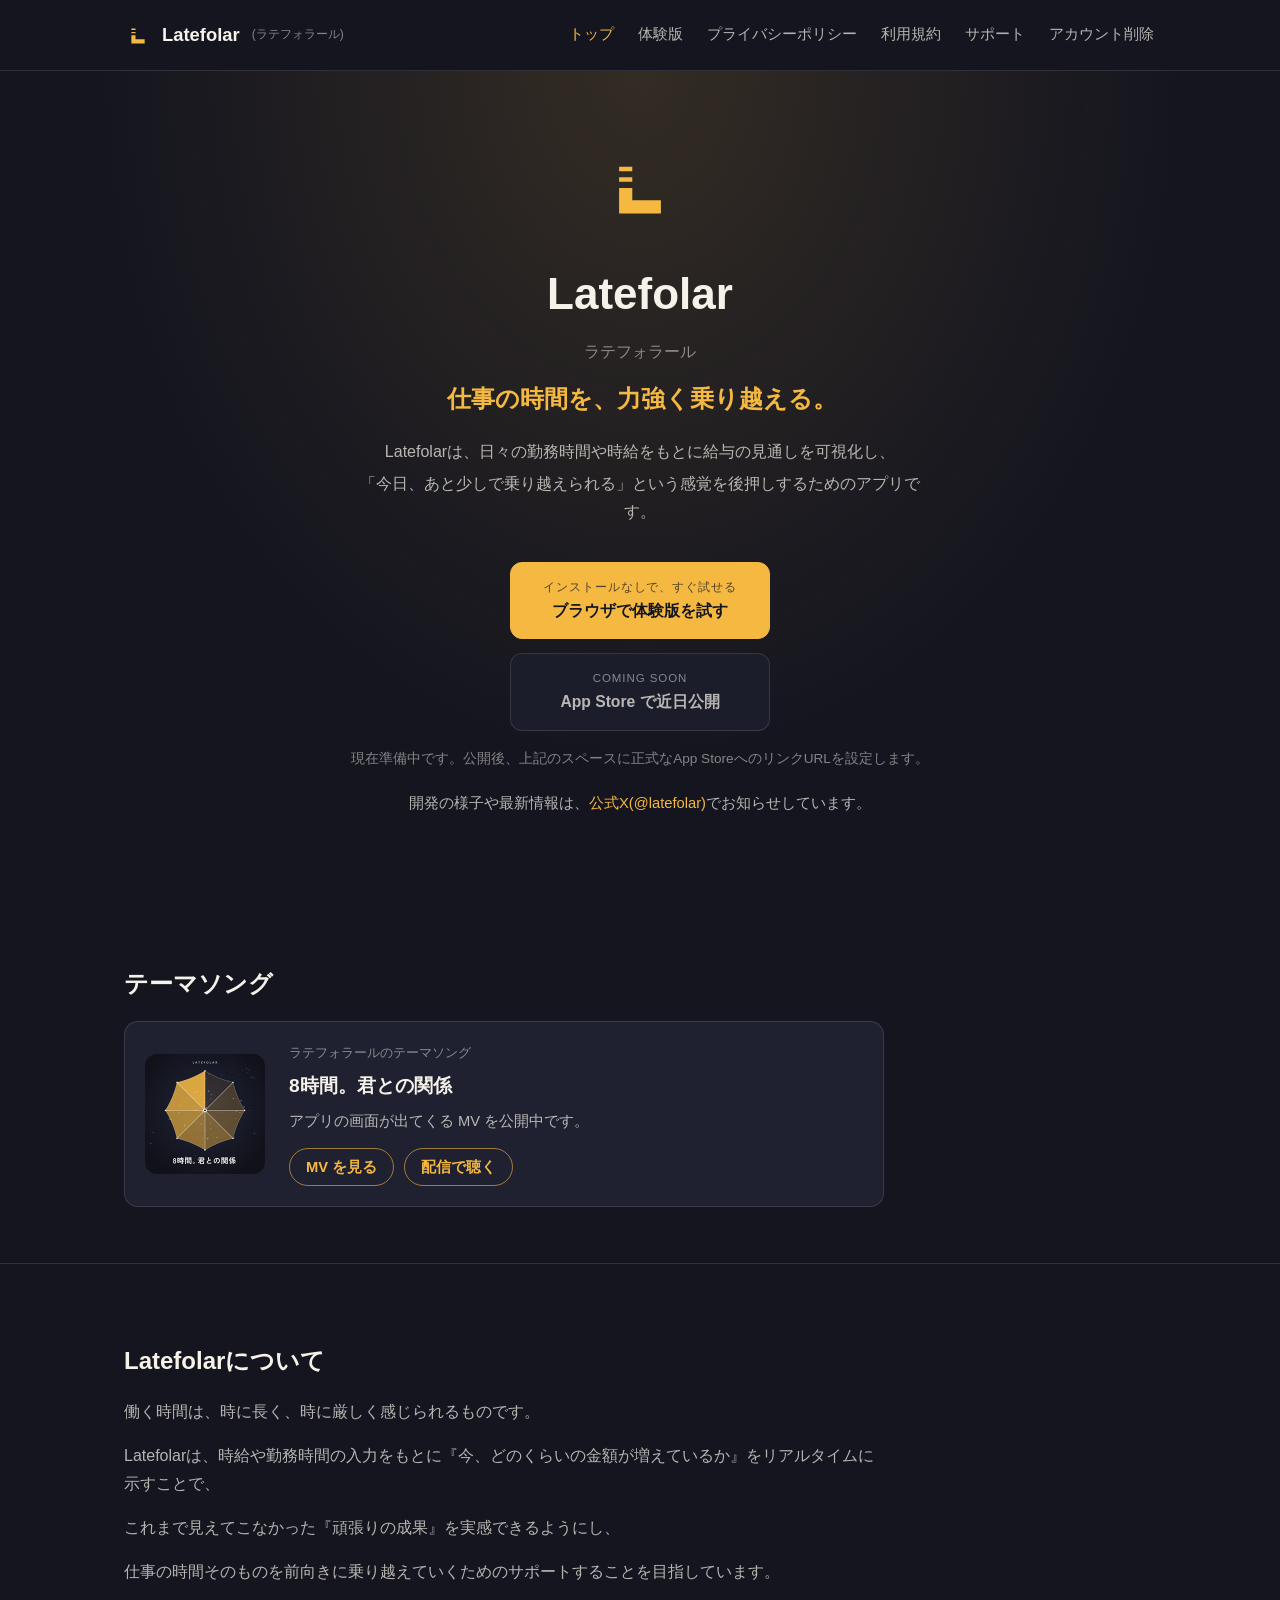
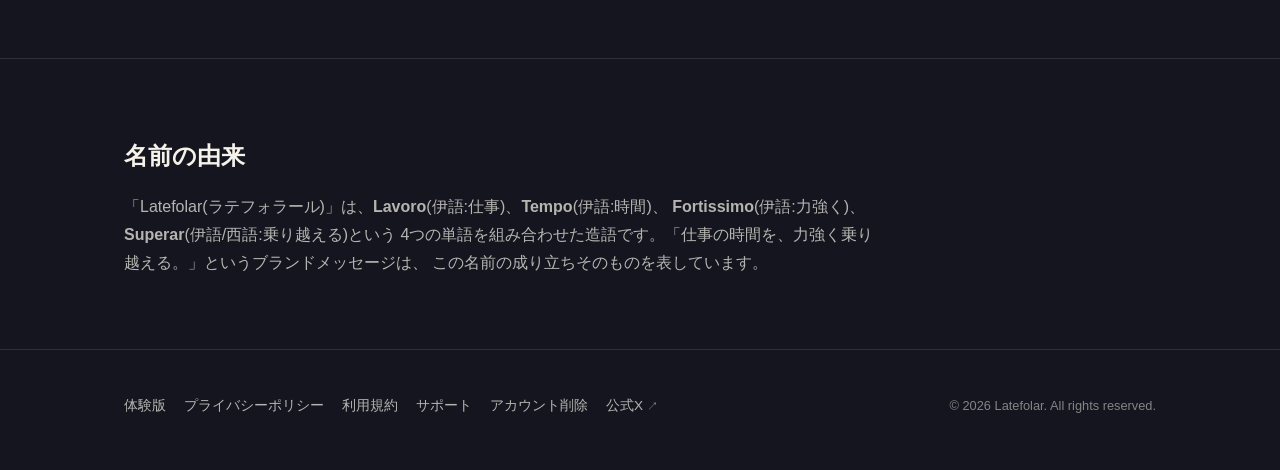
<file: docs/index.html>
<!DOCTYPE html>
<html lang="ja">
<head>
<meta charset="UTF-8">
<meta name="viewport" content="width=device-width, initial-scale=1.0">
<title>Latefolar(ラテフォラール) | 仕事の時間を、力強く乗り越える。</title>
<meta name="description" content="Latefolar(ラテフォラール)は、仕事の時間を、力強く乗り越えるためのアプリです。">
<link rel="icon" href="assets/img/logo.svg" type="image/svg+xml">
<link rel="stylesheet" href="assets/css/style.css">
</head>
<body>

<header class="site-header">
  <div class="container header-inner">
    <a class="brand" href="index.html">
      <img class="brand-logo" src="assets/img/logo.svg" alt="Latefolar ロゴ">
      Latefolar<span class="brand-reading">(ラテフォラール)</span>
    </a>
    <button type="button" class="nav-toggle" aria-expanded="false" aria-controls="site-nav" aria-label="メニューを開閉する">
      <span class="nav-toggle-bar"></span>
      <span class="nav-toggle-bar"></span>
      <span class="nav-toggle-bar"></span>
    </button>
    <nav class="site-nav" id="site-nav" aria-label="サイト内ナビゲーション">
      <a href="index.html" aria-current="page">トップ</a>
      <a href="try/">体験版</a>
      <a href="privacy.html">プライバシーポリシー</a>
      <a href="terms.html">利用規約</a>
      <a href="support.html">サポート</a>
      <a href="account-delete.html">アカウント削除</a>
    </nav>
  </div>
</header>

<main>
  <section class="hero">
    <div class="container">
      <img class="hero-logo" src="assets/img/logo.svg" alt="Latefolar ロゴ">
      <h1>Latefolar<span class="hero-reading">ラテフォラール</span></h1>
      <p class="hero-message">仕事の時間を、力強く乗り越える<span class="cjk-tail-fix">。</span></p>
      <div class="hero-lead">
        <p>Latefolarは、日々の勤務時間や時給をもとに給与の見通しを可視化し、</p>
        <p>「今日、あと少しで乗り越えられる」という感覚を後押しするためのアプリです。</p>
      </div>

      <div class="trial-cta">
        <a class="trial-button" href="try/">
          <span class="trial-button-eyebrow">インストールなしで、すぐ試せる</span>
          <span class="trial-button-label">ブラウザで体験版を試す</span>
        </a>
      </div>

      <div class="store-buttons">
        <span class="store-button" role="button" aria-disabled="true" data-store-url="">
          <span class="store-button-eyebrow">Coming soon</span>
          <span class="store-button-label">App Store で近日公開</span>
        </span>
      </div>
      <p class="store-note">
        現在準備中です。公開後、上記のスペースに正式な<span class="nowrap">App Store</span>へのリンクURLを設定します。
      </p>
      <p class="sns-note">開発の様子や最新情報は、<a href="https://x.com/latefolar" target="_blank" rel="noopener noreferrer">公式X(@latefolar)</a><span class="nowrap">でお知らせしています。</span></p>
    </div>
  </section>

  <section class="content-section">
    <div class="container">
      <h2>テーマソング</h2>
      <div class="song-card">
        <img class="song-jacket" src="assets/img/theme-song-jacket.jpg" width="120" height="120" alt="「8時間。君との関係」のジャケット" loading="lazy">
        <div class="song-body">
          <p class="song-eyebrow">ラテフォラールのテーマソング</p>
          <p class="song-title">8時間。君との関係</p>
          <p class="song-note">アプリの画面が出てくる MV を公開中です。</p>
          <div class="song-links">
            <a class="song-link" href="https://youtu.be/jfiVM2Bw_CU" target="_blank" rel="noopener noreferrer">MV を見る</a>
            <a class="song-link" href="https://distrokid.com/hyperfollow/latefolar/8" target="_blank" rel="noopener noreferrer">配信で聴く</a>
          </div>
        </div>
      </div>
    </div>
  </section>

  <section class="content-section">
    <div class="container">
      <h2>Latefolarについて</h2>
      <p>働く時間は、時に長く、時に厳しく感じられるものです。</p>
      <p>Latefolarは、時給や勤務時間の入力をもとに『今、どのくらいの金額が増えているか』をリアルタイムに示すことで、</p>
      <p>これまで見えてこなかった『頑張りの成果』を実感できるようにし、</p>
      <p>仕事の時間そのものを前向きに乗り越えていくためのサポートすることを目指しています。</p>
    </div>
  </section>

  <section class="content-section">
    <div class="container">
      <h2>名前の由来</h2>
      <p>
        「Latefolar(ラテフォラール)」は、<strong>Lavoro</strong>(伊語:仕事)、<strong>Tempo</strong>(伊語:時間)、
        <strong>Fortissimo</strong>(伊語:力強く)、<span class="nowrap"><strong>Superar</strong>(伊語/西語:乗り越える)</span>という
        4つの単語を組み合わせた造語です。「仕事の時間を、力強く乗り越える。」という<span class="nowrap">ブランドメッセージは、</span>
        この名前の成り立ちそのものを表しています。
      </p>
    </div>
  </section>
</main>

<footer class="site-footer">
  <div class="container footer-inner">
    <nav class="footer-nav" aria-label="フッターナビゲーション">
      <a href="try/">体験版</a>
      <a href="privacy.html">プライバシーポリシー</a>
      <a href="terms.html">利用規約</a>
      <a href="support.html">サポート</a>
      <a href="account-delete.html">アカウント削除</a>
      <a href="https://x.com/latefolar" target="_blank" rel="noopener noreferrer" aria-label="公式X(新しいタブで開きます)">公式X <span class="ext" aria-hidden="true">↗</span></a>
    </nav>
    <p class="footer-copy">&copy; 2026 Latefolar. All rights reserved.</p>
  </div>
</footer>

<script src="assets/js/main.js"></script>
</body>
</html>
</file>
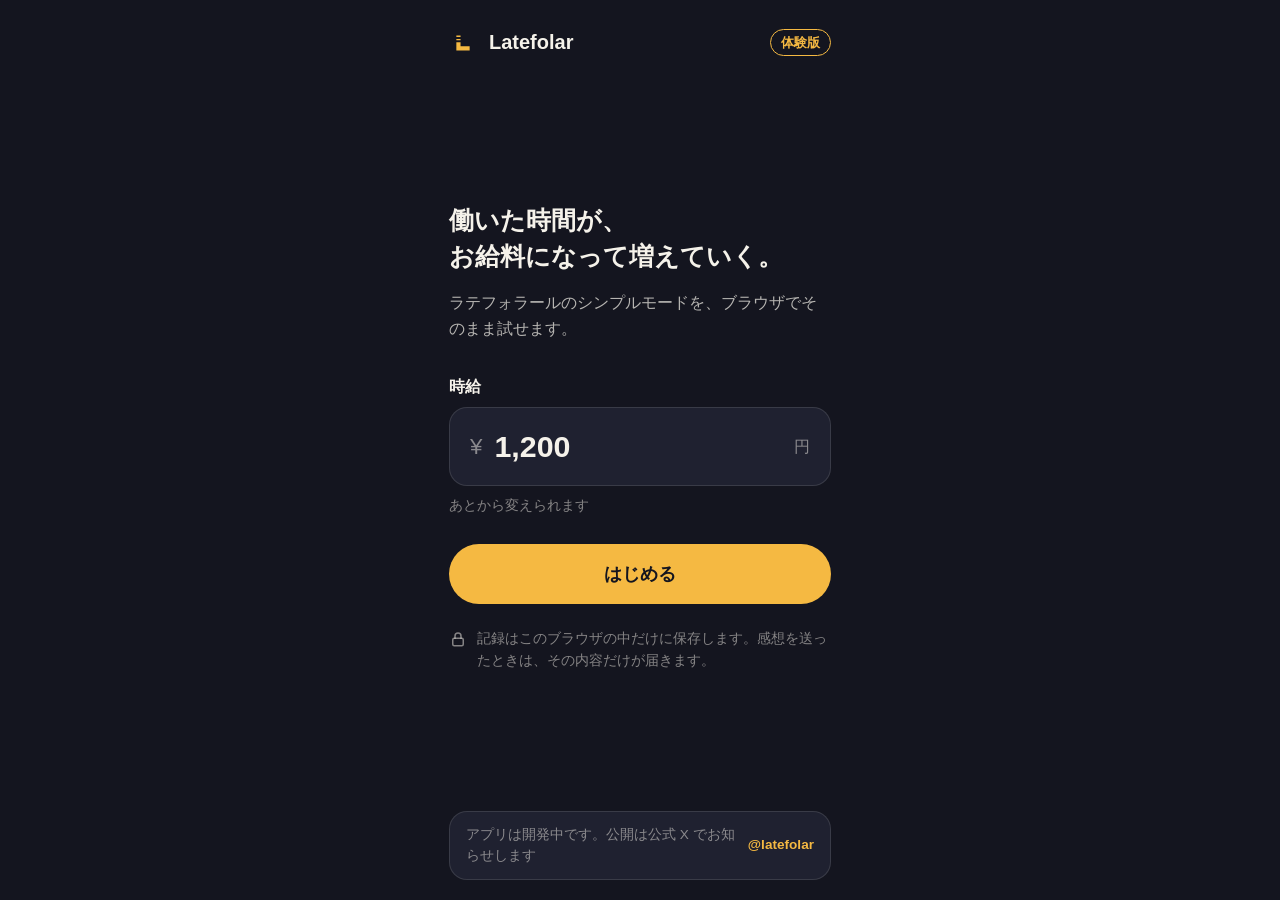
<file: docs/try/index.html>
<!DOCTYPE html>
<html lang="ja">
<head>
<meta charset="UTF-8">
<meta name="viewport" content="width=device-width, initial-scale=1.0, viewport-fit=cover">
<meta name="theme-color" content="#14151F">
<title>Latefolar 体験版 | 働いた時間が、お給料になって増えていく。</title>
<meta name="description" content="ラテフォラールのシンプルモードを、ブラウザでそのまま試せます。">
<link rel="icon" href="../assets/img/logo.svg" type="image/svg+xml">
<link rel="stylesheet" href="try.css">
</head>
<body>
<div class="app" id="app">

  <!-- T1 はじめて開いたとき(時給を変えるときも、この画面) -->
  <section class="screen" id="screen-setup" data-screen="setup" hidden>
    <header class="top">
      <div class="brand"><img class="brand-logo" src="../assets/img/logo.svg" alt="">Latefolar</div>
      <span class="badge">体験版</span>
    </header>
    <main class="body body-setup">
      <h1 class="headline">働いた時間が、<br>お給料になって増えていく。</h1>
      <p class="lead">ラテフォラールのシンプルモードを、ブラウザでそのまま試せます。</p>
      <form class="wage-form" id="wage-form" novalidate>
        <label class="field-label" for="wage-input">時給</label>
        <div class="wage-field" id="wage-field">
          <span class="wage-affix" aria-hidden="true">¥</span>
          <input class="wage-input" id="wage-input" type="text" inputmode="numeric" autocomplete="off" enterkeyhint="done" aria-describedby="wage-help wage-error">
          <span class="wage-affix wage-unit" aria-hidden="true">円</span>
        </div>
        <p class="field-help" id="wage-help">あとから変えられます</p>
        <p class="field-error" id="wage-error" role="alert" hidden></p>
        <button class="btn btn-primary btn-block" id="start-button" type="submit">はじめる</button>
      </form>
      <p class="privacy-note">
        <svg class="icon" viewBox="0 0 24 24" aria-hidden="true"><rect x="5" y="11" width="14" height="10" rx="2"/><path d="M8 11V8a4 4 0 0 1 8 0v3"/></svg>
        <span>記録はこのブラウザの中だけに保存します。感想を送ったときは、その内容だけが届きます。</span>
      </p>
    </main>
  </section>

  <!-- T2 出勤前 -->
  <section class="screen" id="screen-idle" data-screen="idle" hidden>
    <header class="top">
      <div class="brand"><img class="brand-logo" src="../assets/img/logo.svg" alt="">Latefolar</div>
      <span class="badge">体験版</span>
    </header>
    <main class="body body-center">
      <div class="mode-tile" aria-hidden="true">
        <svg viewBox="0 0 24 24"><path d="M6 4l6 8 6-8M12 12v8M7.5 13.5h9M7.5 17h9"/></svg>
      </div>
      <h2 class="mode-title">シンプルモード</h2>
      <p class="mode-text">時間経過で金額がカウントアップ</p>
      <div class="wage-chip">
        <span>時給 <span id="idle-wage">¥1,200</span></span>
        <span class="wage-chip-sep" aria-hidden="true">|</span>
        <button class="link-button" id="change-wage" type="button">変える</button>
      </div>
    </main>
    <div class="actions">
      <button class="btn btn-primary btn-block" id="clock-in" type="button">
        <svg class="icon-fill" viewBox="0 0 24 24" aria-hidden="true"><path d="M7 4.5v15l12-7.5z"/></svg>出勤する
      </button>
    </div>
  </section>

  <!-- T3 勤務中(T6 の「閉じていた間も…」もこの画面に出す) -->
  <section class="screen" id="screen-working" data-screen="working" hidden>
    <header class="top">
      <span class="status-pill"><span class="dot dot-work" aria-hidden="true"></span>おしごと中</span>
      <span class="badge">体験版</span>
    </header>
    <div class="away-banner" id="away-banner" role="status" hidden>
      <svg class="icon icon-blue" viewBox="0 0 24 24" aria-hidden="true"><circle cx="12" cy="12" r="9"/><path d="M12 7v5l-3 2"/></svg>
      <span id="away-text"></span>
    </div>
    <main class="body body-center">
      <p class="stat-label">現在の金額</p>
      <p class="amount amount-xl amount-fit" id="work-amount"><span id="work-yen">¥0</span><span class="amount-frac" id="work-frac">.00</span></p>
      <p class="stat-label">働いた時間</p>
      <p class="clock" id="work-time">0:00:00</p>
    </main>
    <div class="actions actions-two">
      <button class="btn btn-secondary" id="break-start" type="button">
        <svg class="icon-fill" viewBox="0 0 24 24" aria-hidden="true"><rect x="6" y="5" width="4" height="14" rx="1"/><rect x="14" y="5" width="4" height="14" rx="1"/></svg>休憩する
      </button>
      <button class="btn btn-primary" id="clock-out" type="button">
        <svg class="icon-fill" viewBox="0 0 24 24" aria-hidden="true"><rect x="6" y="6" width="12" height="12" rx="2.5"/></svg>退勤する
      </button>
    </div>
  </section>

  <!-- T4 休憩中 -->
  <section class="screen" id="screen-break" data-screen="break" hidden>
    <header class="top">
      <span class="status-pill"><span class="dot dot-break" aria-hidden="true"></span>休憩中</span>
      <span class="badge">体験版</span>
    </header>
    <main class="body body-center">
      <h2 class="break-title">休憩中</h2>
      <p class="stat-label">今回の休憩</p>
      <p class="clock clock-lg" id="break-time">0:00:00</p>
      <div class="today-row">
        <span class="today-label">今日の勤務</span>
        <span class="today-value"><span id="today-work">0時間00分</span> / 8時間</span>
      </div>
      <div class="progress" role="progressbar" aria-label="今日の勤務(8時間まで)" aria-valuemin="0" aria-valuemax="100" aria-valuenow="0" id="today-progress">
        <span class="progress-bar" id="today-progress-bar"></span>
      </div>
      <p class="stat-label stat-label-faint">現在の金額</p>
      <p class="amount amount-paused" id="break-amount">¥0</p>
      <p class="paused-note">※休憩時間中はカウントされません</p>
    </main>
    <div class="actions">
      <button class="btn btn-primary btn-block" id="break-end" type="button">
        <svg class="icon-fill" viewBox="0 0 24 24" aria-hidden="true"><path d="M7 4.5v15l12-7.5z"/></svg>仕事に戻る
      </button>
    </div>
  </section>

  <!-- T5 退勤 -->
  <section class="screen screen-done" id="screen-done" data-screen="done" hidden>
    <header class="top top-end">
      <span class="badge">体験版</span>
    </header>
    <main class="body body-done">
      <div class="celebrate">
        <span class="confetti c1" aria-hidden="true"></span>
        <span class="confetti c2" aria-hidden="true"></span>
        <span class="confetti c3" aria-hidden="true"></span>
        <span class="confetti c4" aria-hidden="true"></span>
        <span class="confetti c5" aria-hidden="true"></span>
        <span class="confetti c6" aria-hidden="true"></span>
        <span class="confetti c7" aria-hidden="true"></span>
        <span class="confetti c8" aria-hidden="true"></span>
        <h2 class="done-title">おつかれさまでした</h2>
        <p class="done-sub">おめでとう!</p>
        <p class="stat-label">今回の給料</p>
        <p class="amount amount-xl" id="done-amount">¥0</p>
        <p class="total-chip">今日の合計 <strong id="done-today">¥0</strong></p>
      </div>

      <section class="share" aria-labelledby="share-title">
        <h3 class="share-title" id="share-title">体験したことをシェアする</h3>
        <label class="check">
          <input class="check-input" id="share-amount" type="checkbox" autocomplete="off">
          <span>今回の給料の金額も入れる</span>
        </label>
        <p class="share-text" id="share-text" aria-live="polite"></p>
        <div class="share-actions">
          <a class="btn btn-light share-button" id="share-x" href="https://x.com/intent/tweet" target="_blank" rel="noopener noreferrer">X でシェア</a>
          <button class="btn btn-outline share-button" id="share-other" type="button" hidden>ほかのアプリ</button>
        </div>
      </section>

      <section class="feedback" aria-labelledby="feedback-title">
        <h3 class="feedback-title" id="feedback-title">体験してみて、どうでしたか?</h3>
        <p class="feedback-note">※名前やメールアドレスは不要です。<br>個人情報は記入しないでください。</p>

        <p class="q-label" id="q1-label">アプリが出たら、使ってみたいですか?</p>
        <div class="choices choices-3" role="group" aria-labelledby="q1-label" data-question="willUse">
          <button class="choice" type="button" aria-pressed="false" data-value="使いたい">使いたい</button>
          <button class="choice" type="button" aria-pressed="false" data-value="たぶん">たぶん</button>
          <button class="choice" type="button" aria-pressed="false" data-value="今はいい">今はいい</button>
        </div>

        <p class="q-label" id="q2-label">どこで知りましたか?</p>
        <div class="choices choices-wrap" role="group" aria-labelledby="q2-label" data-question="source">
          <button class="choice choice-pill" type="button" aria-pressed="false" data-value="YouTube">YouTube</button>
          <button class="choice choice-pill" type="button" aria-pressed="false" data-value="TikTok">TikTok</button>
          <button class="choice choice-pill" type="button" aria-pressed="false" data-value="X">X</button>
          <button class="choice choice-pill" type="button" aria-pressed="false" data-value="その他">その他</button>
        </div>

        <label class="q-label" for="comment">ご感想・ほしい機能 <span class="q-optional">(書きたい人だけ)</span></label>
        <textarea class="comment" id="comment" rows="4" placeholder="自由にどうぞ" aria-describedby="comment-count"></textarea>
        <p class="comment-count" id="comment-count">0 / 500</p>

        <a class="btn btn-light btn-block" id="send-feedback" href="#" target="_blank" rel="noopener">感想を送る</a>
        <p class="send-note" id="send-note" role="status" hidden>フォームを新しいタブで開きました。フォームの「送信」を押すと届きます。</p>
      </section>

      <p class="dev-note">アプリは開発中です。アプリでは、きろくや、ほかのモードも使えるようになる予定です。</p>
      <section class="song" aria-labelledby="song-title">
        <img class="song-jacket" src="../assets/img/theme-song-jacket.jpg" width="72" height="72" alt="「8時間。君との関係」のジャケット">
        <div class="song-body">
          <p class="song-eyebrow">ラテフォラールのテーマソング</p>
          <p class="song-title" id="song-title">8時間。君との関係</p>
          <div class="song-links">
            <a class="song-link" href="https://youtu.be/jfiVM2Bw_CU" target="_blank" rel="noopener noreferrer">MV を見る</a>
            <a class="song-link" href="https://distrokid.com/hyperfollow/latefolar/8" target="_blank" rel="noopener noreferrer">配信で聴く</a>
          </div>
        </div>
      </section>
      <a class="btn btn-outline btn-block btn-wrap" href="https://x.com/latefolar" target="_blank" rel="noopener"><span class="nowrap">公開のお知らせを X で受け取る</span><span class="nowrap">(@latefolar)</span></a>
    </main>
    <div class="actions">
      <button class="btn btn-primary btn-block" id="close-done" type="button">閉じる</button>
    </div>
  </section>

  <!-- いちばん下の帯(T5 では出さない) -->
  <footer class="dev-band" id="dev-band" hidden>
    <span>アプリは開発中です。公開は公式 X でお知らせします</span>
    <a href="https://x.com/latefolar" target="_blank" rel="noopener">@latefolar</a>
  </footer>

  <noscript><p class="noscript">体験版を使うには、ブラウザの JavaScript をオンにしてください。</p></noscript>
</div>
<script src="trial-core.js"></script>
<script src="try.js"></script>
</body>
</html>
</file>
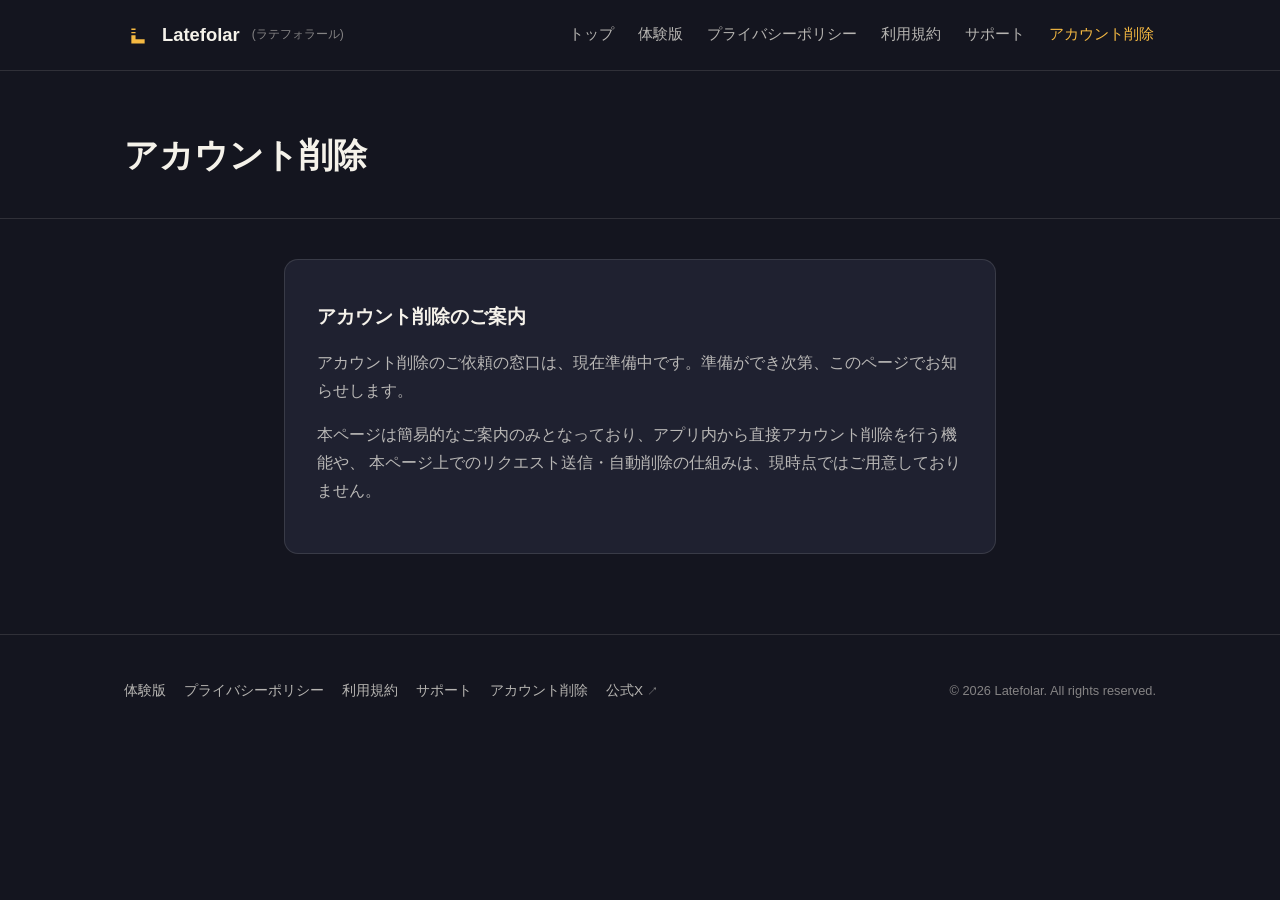
<file: docs/account-delete.html>
<!DOCTYPE html>
<html lang="ja">
<head>
<meta charset="UTF-8">
<meta name="viewport" content="width=device-width, initial-scale=1.0">
<title>アカウント削除 | Latefolar</title>
<meta name="description" content="Latefolar(ラテフォラール)のアカウント削除に関するご案内です。">
<link rel="icon" href="assets/img/logo.svg" type="image/svg+xml">
<link rel="stylesheet" href="assets/css/style.css">
</head>
<body>

<header class="site-header">
  <div class="container header-inner">
    <a class="brand" href="index.html">
      <img class="brand-logo" src="assets/img/logo.svg" alt="Latefolar ロゴ">
      Latefolar<span class="brand-reading">(ラテフォラール)</span>
    </a>
    <button type="button" class="nav-toggle" aria-expanded="false" aria-controls="site-nav" aria-label="メニューを開閉する">
      <span class="nav-toggle-bar"></span>
      <span class="nav-toggle-bar"></span>
      <span class="nav-toggle-bar"></span>
    </button>
    <nav class="site-nav" id="site-nav" aria-label="サイト内ナビゲーション">
      <a href="index.html">トップ</a>
      <a href="try/">体験版</a>
      <a href="privacy.html">プライバシーポリシー</a>
      <a href="terms.html">利用規約</a>
      <a href="support.html">サポート</a>
      <a href="account-delete.html" aria-current="page">アカウント削除</a>
    </nav>
  </div>
</header>

<div class="page-header">
  <div class="container">
    <h1>アカウント削除</h1>
  </div>
</div>

<main class="legal-main">
  <div class="container">
    <div class="info-card">
      <h2>アカウント削除のご案内</h2>
      <p>アカウント削除のご依頼の窓口は、現在準備中です。準備ができ次第、このページでお知らせします。</p>
      <p>
        本ページは簡易的なご案内のみとなっており、アプリ内から直接アカウント削除を行う機能や、
        本ページ上でのリクエスト送信・自動削除の仕組みは、現時点ではご用意しておりません。
      </p>
    </div>
  </div>
</main>

<footer class="site-footer">
  <div class="container footer-inner">
    <nav class="footer-nav" aria-label="フッターナビゲーション">
      <a href="try/">体験版</a>
      <a href="privacy.html">プライバシーポリシー</a>
      <a href="terms.html">利用規約</a>
      <a href="support.html">サポート</a>
      <a href="account-delete.html">アカウント削除</a>
      <a href="https://x.com/latefolar" target="_blank" rel="noopener noreferrer" aria-label="公式X(新しいタブで開きます)">公式X <span class="ext" aria-hidden="true">↗</span></a>
    </nav>
    <p class="footer-copy">&copy; 2026 Latefolar. All rights reserved.</p>
  </div>
</footer>

<script src="assets/js/main.js"></script>
</body>
</html>
</file>
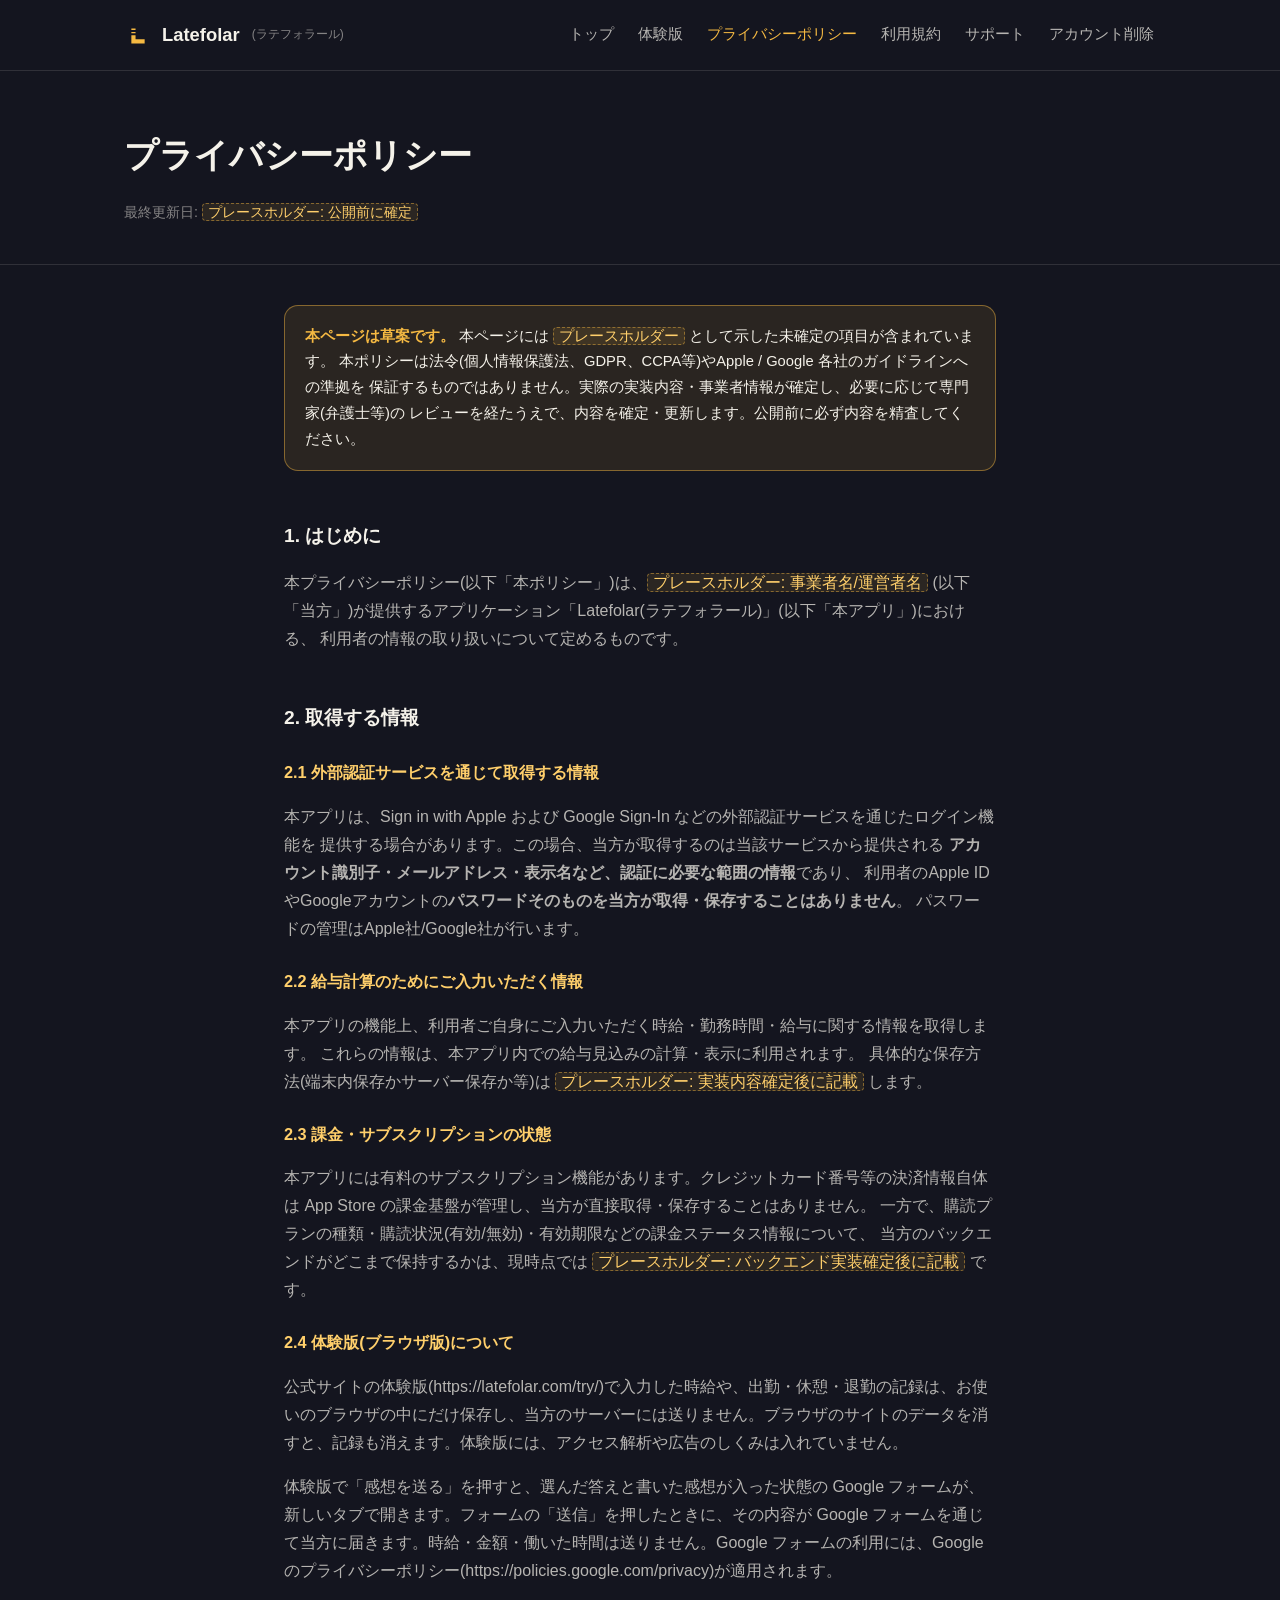
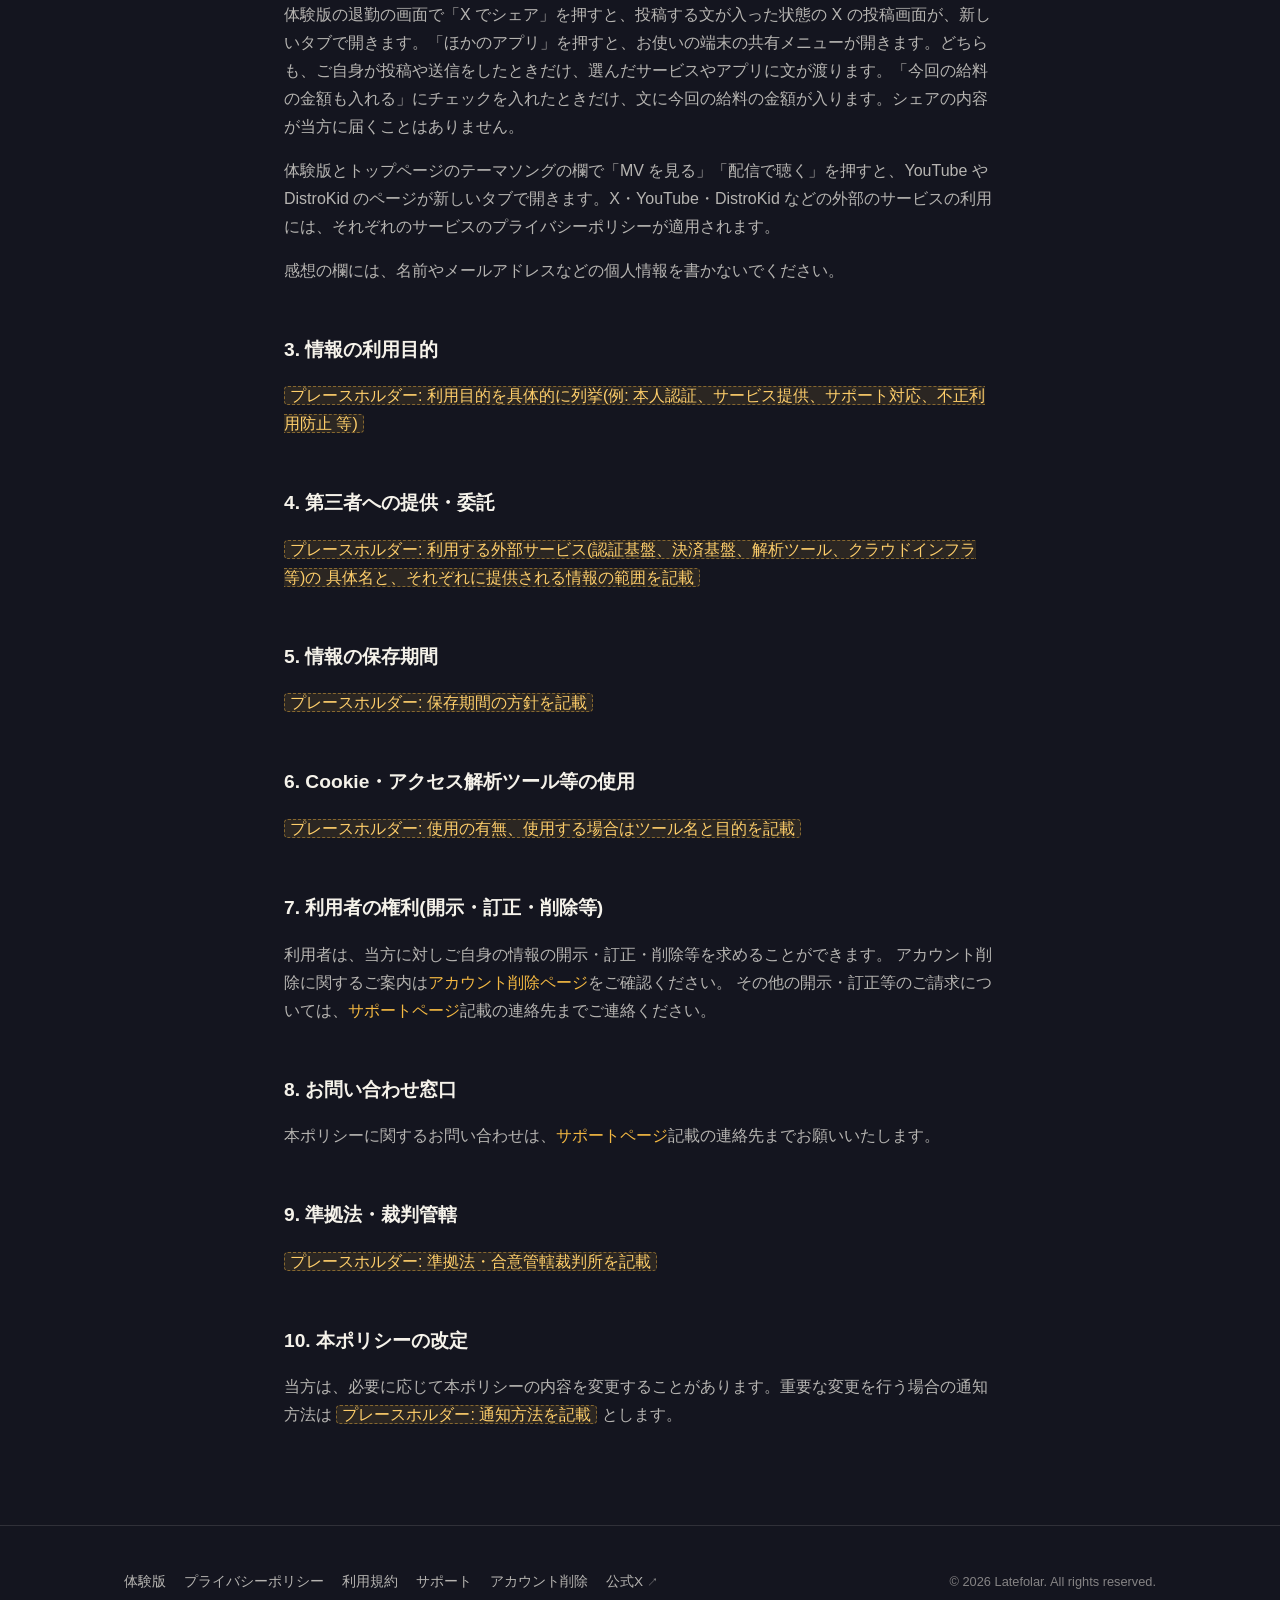
<file: docs/privacy.html>
<!DOCTYPE html>
<html lang="ja">
<head>
<meta charset="UTF-8">
<meta name="viewport" content="width=device-width, initial-scale=1.0">
<title>プライバシーポリシー | Latefolar</title>
<meta name="description" content="Latefolar(ラテフォラール)のプライバシーポリシー(草案)です。">
<link rel="icon" href="assets/img/logo.svg" type="image/svg+xml">
<link rel="stylesheet" href="assets/css/style.css">
</head>
<body>

<header class="site-header">
  <div class="container header-inner">
    <a class="brand" href="index.html">
      <img class="brand-logo" src="assets/img/logo.svg" alt="Latefolar ロゴ">
      Latefolar<span class="brand-reading">(ラテフォラール)</span>
    </a>
    <button type="button" class="nav-toggle" aria-expanded="false" aria-controls="site-nav" aria-label="メニューを開閉する">
      <span class="nav-toggle-bar"></span>
      <span class="nav-toggle-bar"></span>
      <span class="nav-toggle-bar"></span>
    </button>
    <nav class="site-nav" id="site-nav" aria-label="サイト内ナビゲーション">
      <a href="index.html">トップ</a>
      <a href="try/">体験版</a>
      <a href="privacy.html" aria-current="page">プライバシーポリシー</a>
      <a href="terms.html">利用規約</a>
      <a href="support.html">サポート</a>
      <a href="account-delete.html">アカウント削除</a>
    </nav>
  </div>
</header>

<div class="page-header">
  <div class="container">
    <h1>プライバシーポリシー</h1>
    <p class="page-updated">最終更新日: <span class="placeholder">プレースホルダー: 公開前に確定</span></p>
  </div>
</div>

<main class="legal-main">
  <div class="container">

    <div class="disclaimer">
      <strong>本ページは草案です。</strong>
      本ページには <span class="placeholder">プレースホルダー</span> として示した未確定の項目が含まれています。
      本ポリシーは法令(個人情報保護法、GDPR、CCPA等)やApple / Google 各社のガイドラインへの準拠を
      保証するものではありません。実際の実装内容・事業者情報が確定し、必要に応じて専門家(弁護士等)の
      レビューを経たうえで、内容を確定・更新します。公開前に必ず内容を精査してください。
    </div>

    <h2>1. はじめに</h2>
    <p>
      本プライバシーポリシー(以下「本ポリシー」)は、<span class="placeholder">プレースホルダー: 事業者名/運営者名</span>
      (以下「当方」)が提供するアプリケーション「Latefolar(ラテフォラール)」(以下「本アプリ」)における、
      利用者の情報の取り扱いについて定めるものです。
    </p>

    <h2>2. 取得する情報</h2>

    <h3>2.1 外部認証サービスを通じて取得する情報</h3>
    <p>
      本アプリは、Sign in with Apple および Google Sign-In などの外部認証サービスを通じたログイン機能を
      提供する場合があります。この場合、当方が取得するのは当該サービスから提供される
      <strong>アカウント識別子・メールアドレス・表示名など、認証に必要な範囲の情報</strong>であり、
      利用者のApple IDやGoogleアカウントの<strong>パスワードそのものを当方が取得・保存することはありません</strong>。
      パスワードの管理はApple社/Google社が行います。
    </p>

    <h3>2.2 給与計算のためにご入力いただく情報</h3>
    <p>
      本アプリの機能上、利用者ご自身にご入力いただく時給・勤務時間・給与に関する情報を取得します。
      これらの情報は、本アプリ内での給与見込みの計算・表示に利用されます。
      具体的な保存方法(端末内保存かサーバー保存か等)は
      <span class="placeholder">プレースホルダー: 実装内容確定後に記載</span> します。
    </p>

    <h3>2.3 課金・サブスクリプションの状態</h3>
    <p>
      本アプリには有料のサブスクリプション機能があります。クレジットカード番号等の決済情報自体は
      App Store の課金基盤が管理し、当方が直接取得・保存することはありません。
      一方で、購読プランの種類・購読状況(有効/無効)・有効期限などの課金ステータス情報について、
      当方のバックエンドがどこまで保持するかは、現時点では
      <span class="placeholder">プレースホルダー: バックエンド実装確定後に記載</span> です。
    </p>

    <h3>2.4 体験版(ブラウザ版)について</h3>
    <p>
      公式サイトの体験版(https://latefolar.com/try/)で入力した時給や、出勤・休憩・退勤の記録は、お使いのブラウザの中にだけ保存し、当方のサーバーには送りません。ブラウザのサイトのデータを消すと、記録も消えます。体験版には、アクセス解析や広告のしくみは入れていません。
    </p>
    <p>
      体験版で「感想を送る」を押すと、選んだ答えと書いた感想が入った状態の Google フォームが、新しいタブで開きます。フォームの「送信」を押したときに、その内容が Google フォームを通じて当方に届きます。時給・金額・働いた時間は送りません。Google フォームの利用には、Google のプライバシーポリシー(https://policies.google.com/privacy)が適用されます。
    </p>
    <p>
      体験版の退勤の画面で「X でシェア」を押すと、投稿する文が入った状態の X の投稿画面が、新しいタブで開きます。「ほかのアプリ」を押すと、お使いの端末の共有メニューが開きます。どちらも、ご自身が投稿や送信をしたときだけ、選んだサービスやアプリに文が渡ります。「今回の給料の金額も入れる」にチェックを入れたときだけ、文に今回の給料の金額が入ります。シェアの内容が当方に届くことはありません。
    </p>
    <p>
      体験版とトップページのテーマソングの欄で「MV を見る」「配信で聴く」を押すと、YouTube や DistroKid のページが新しいタブで開きます。X・YouTube・DistroKid などの外部のサービスの利用には、それぞれのサービスのプライバシーポリシーが適用されます。
    </p>
    <p>
      感想の欄には、名前やメールアドレスなどの個人情報を書かないでください。
    </p>

    <h2>3. 情報の利用目的</h2>
    <p><span class="placeholder">プレースホルダー: 利用目的を具体的に列挙(例: 本人認証、サービス提供、サポート対応、不正利用防止 等)</span></p>

    <h2>4. 第三者への提供・委託</h2>
    <p>
      <span class="placeholder">
        プレースホルダー: 利用する外部サービス(認証基盤、決済基盤、解析ツール、クラウドインフラ等)の
        具体名と、それぞれに提供される情報の範囲を記載
      </span>
    </p>

    <h2>5. 情報の保存期間</h2>
    <p><span class="placeholder">プレースホルダー: 保存期間の方針を記載</span></p>

    <h2>6. Cookie・アクセス解析ツール等の使用</h2>
    <p><span class="placeholder">プレースホルダー: 使用の有無、使用する場合はツール名と目的を記載</span></p>

    <h2>7. 利用者の権利(開示・訂正・削除等)</h2>
    <p>
      利用者は、当方に対しご自身の情報の開示・訂正・削除等を求めることができます。
      アカウント削除に関するご案内は<a href="account-delete.html">アカウント削除ページ</a>をご確認ください。
      その他の開示・訂正等のご請求については、<a href="support.html">サポートページ</a>記載の連絡先までご連絡ください。
    </p>

    <h2>8. お問い合わせ窓口</h2>
    <p>本ポリシーに関するお問い合わせは、<a href="support.html">サポートページ</a>記載の連絡先までお願いいたします。</p>

    <h2>9. 準拠法・裁判管轄</h2>
    <p><span class="placeholder">プレースホルダー: 準拠法・合意管轄裁判所を記載</span></p>

    <h2>10. 本ポリシーの改定</h2>
    <p>
      当方は、必要に応じて本ポリシーの内容を変更することがあります。重要な変更を行う場合の通知方法は
      <span class="placeholder">プレースホルダー: 通知方法を記載</span> とします。
    </p>

  </div>
</main>

<footer class="site-footer">
  <div class="container footer-inner">
    <nav class="footer-nav" aria-label="フッターナビゲーション">
      <a href="try/">体験版</a>
      <a href="privacy.html">プライバシーポリシー</a>
      <a href="terms.html">利用規約</a>
      <a href="support.html">サポート</a>
      <a href="account-delete.html">アカウント削除</a>
      <a href="https://x.com/latefolar" target="_blank" rel="noopener noreferrer" aria-label="公式X(新しいタブで開きます)">公式X <span class="ext" aria-hidden="true">↗</span></a>
    </nav>
    <p class="footer-copy">&copy; 2026 Latefolar. All rights reserved.</p>
  </div>
</footer>

<script src="assets/js/main.js"></script>
</body>
</html>
</file>
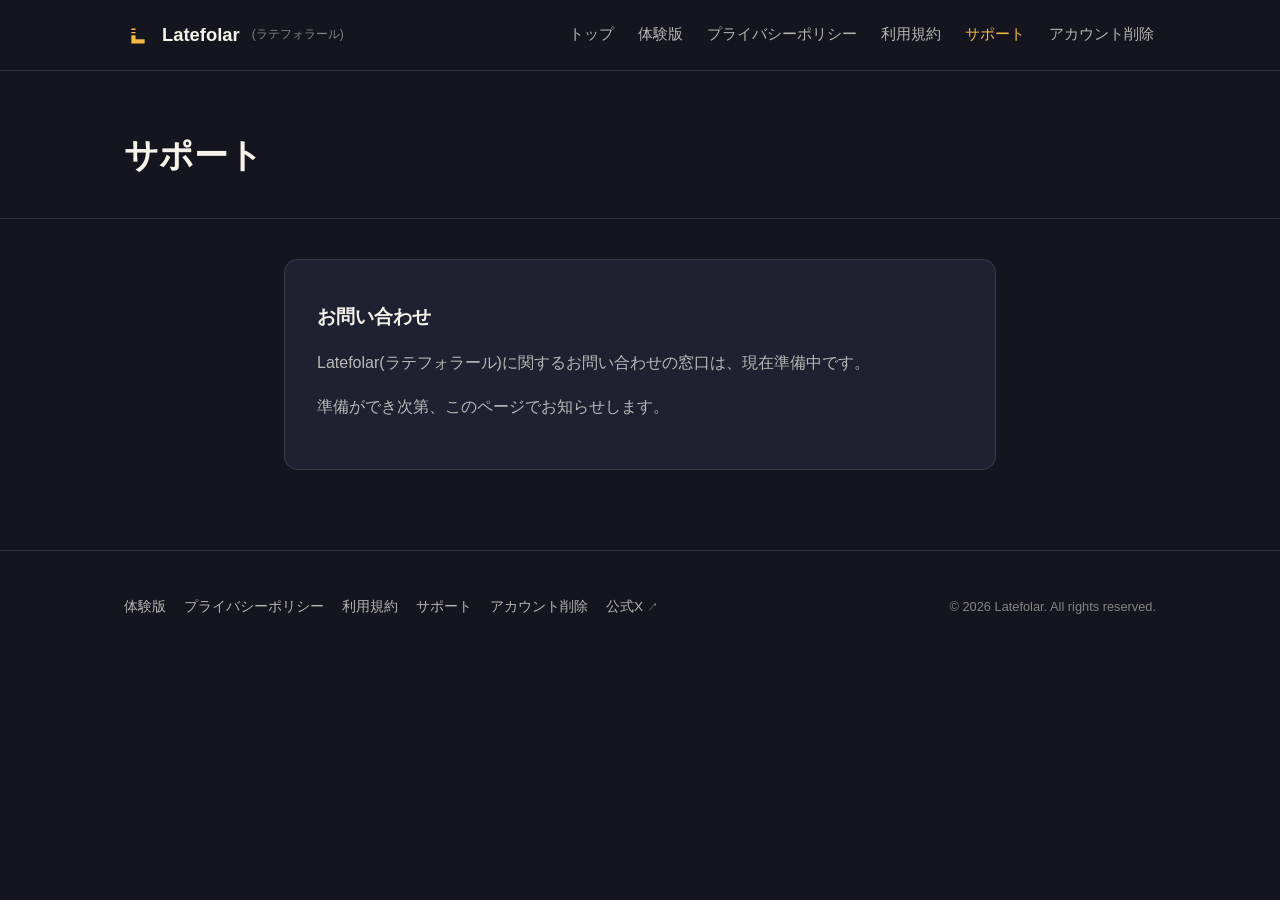
<file: docs/support.html>
<!DOCTYPE html>
<html lang="ja">
<head>
<meta charset="UTF-8">
<meta name="viewport" content="width=device-width, initial-scale=1.0">
<title>サポート | Latefolar</title>
<meta name="description" content="Latefolar(ラテフォラール)へのお問い合わせ窓口です。">
<link rel="icon" href="assets/img/logo.svg" type="image/svg+xml">
<link rel="stylesheet" href="assets/css/style.css">
</head>
<body>

<header class="site-header">
  <div class="container header-inner">
    <a class="brand" href="index.html">
      <img class="brand-logo" src="assets/img/logo.svg" alt="Latefolar ロゴ">
      Latefolar<span class="brand-reading">(ラテフォラール)</span>
    </a>
    <button type="button" class="nav-toggle" aria-expanded="false" aria-controls="site-nav" aria-label="メニューを開閉する">
      <span class="nav-toggle-bar"></span>
      <span class="nav-toggle-bar"></span>
      <span class="nav-toggle-bar"></span>
    </button>
    <nav class="site-nav" id="site-nav" aria-label="サイト内ナビゲーション">
      <a href="index.html">トップ</a>
      <a href="try/">体験版</a>
      <a href="privacy.html">プライバシーポリシー</a>
      <a href="terms.html">利用規約</a>
      <a href="support.html" aria-current="page">サポート</a>
      <a href="account-delete.html">アカウント削除</a>
    </nav>
  </div>
</header>

<div class="page-header">
  <div class="container">
    <h1>サポート</h1>
  </div>
</div>

<main class="legal-main">
  <div class="container">
    <div class="info-card">
      <h2>お問い合わせ</h2>
      <p>Latefolar(ラテフォラール)に関するお問い合わせの窓口は、現在準備中です。</p>
      <p>準備ができ次第、このページでお知らせします。</p>
    </div>
  </div>
</main>

<footer class="site-footer">
  <div class="container footer-inner">
    <nav class="footer-nav" aria-label="フッターナビゲーション">
      <a href="try/">体験版</a>
      <a href="privacy.html">プライバシーポリシー</a>
      <a href="terms.html">利用規約</a>
      <a href="support.html">サポート</a>
      <a href="account-delete.html">アカウント削除</a>
      <a href="https://x.com/latefolar" target="_blank" rel="noopener noreferrer" aria-label="公式X(新しいタブで開きます)">公式X <span class="ext" aria-hidden="true">↗</span></a>
    </nav>
    <p class="footer-copy">&copy; 2026 Latefolar. All rights reserved.</p>
  </div>
</footer>

<script src="assets/js/main.js"></script>
</body>
</html>
</file>
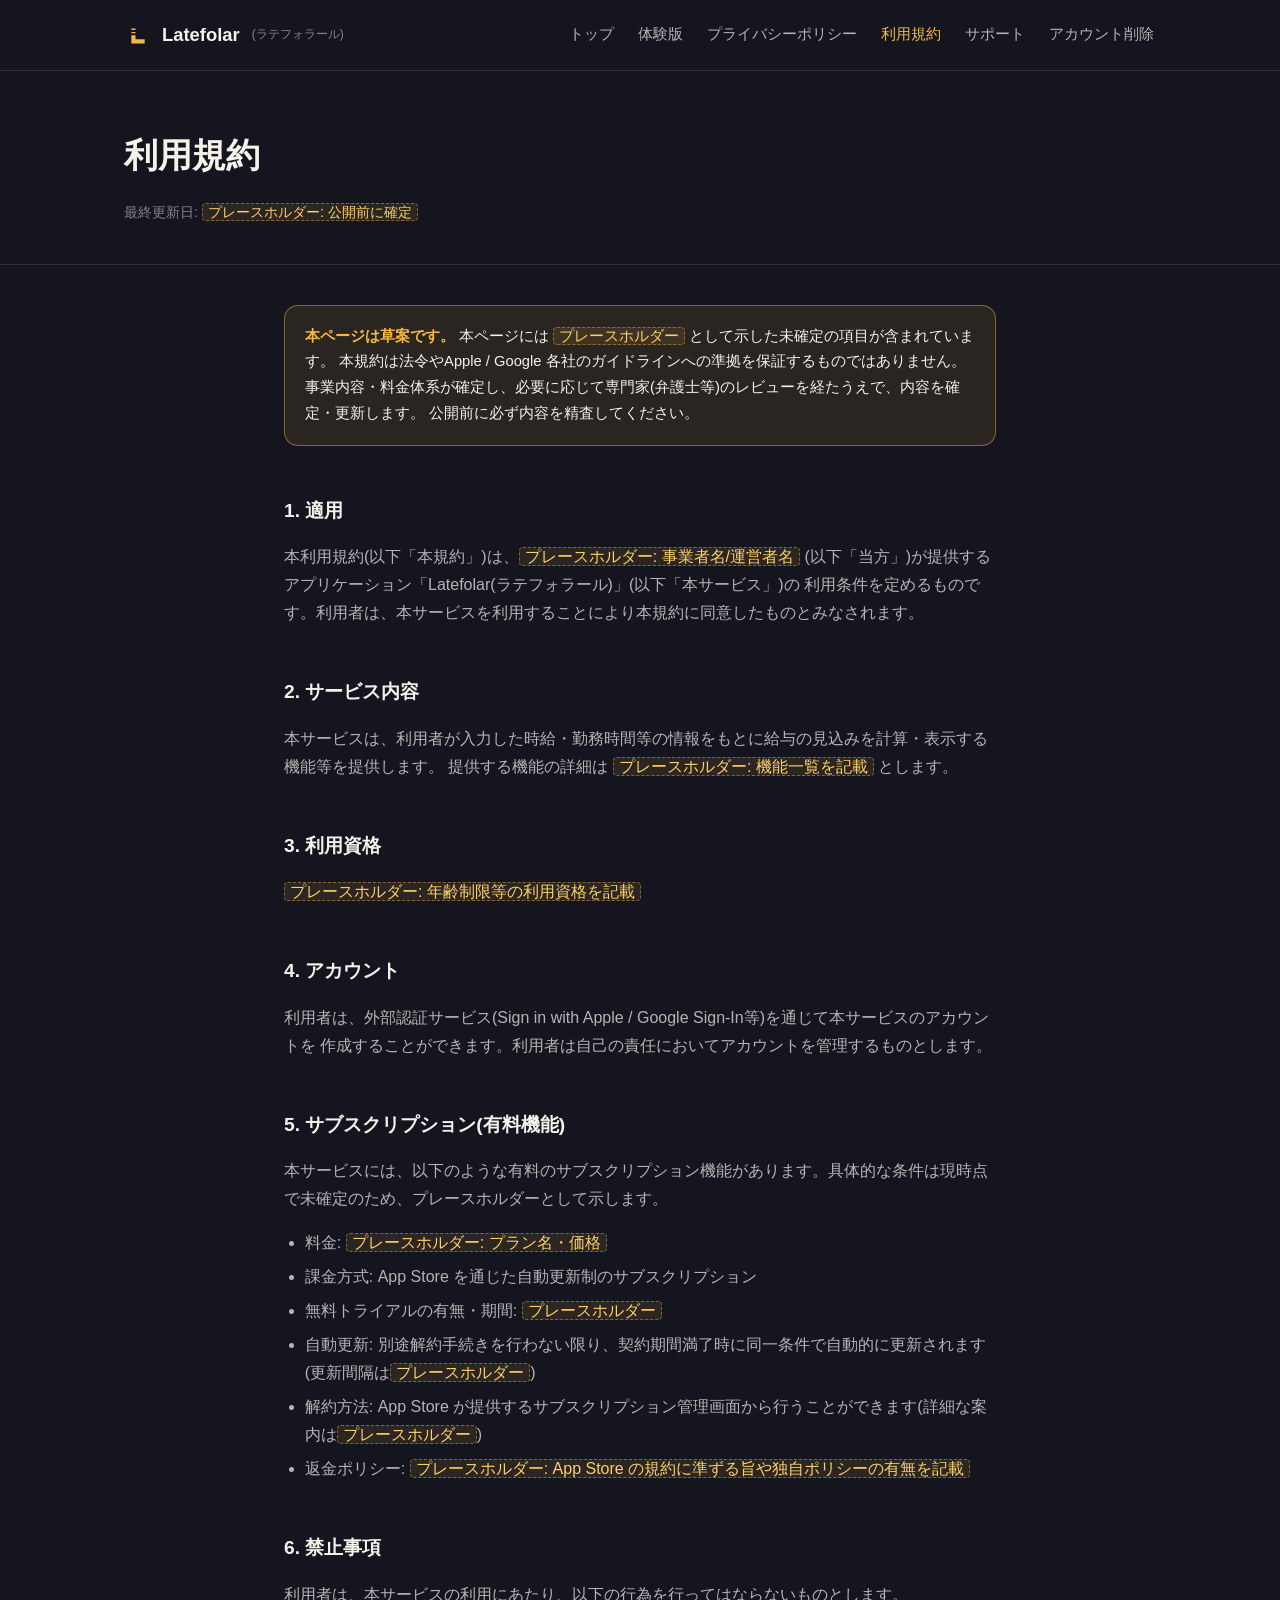
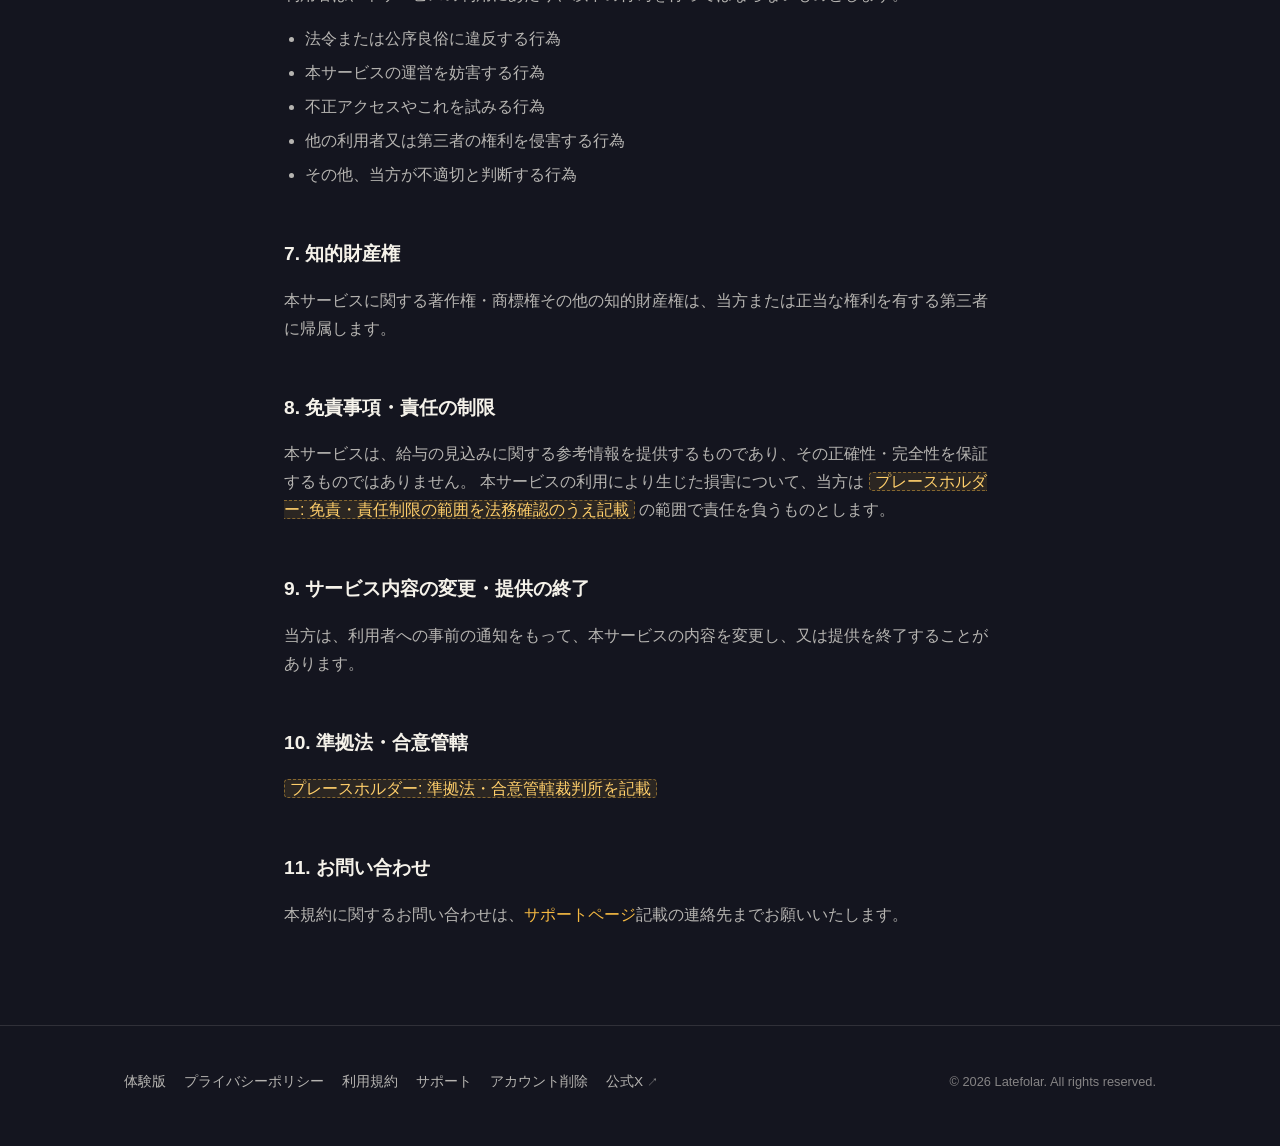
<file: docs/terms.html>
<!DOCTYPE html>
<html lang="ja">
<head>
<meta charset="UTF-8">
<meta name="viewport" content="width=device-width, initial-scale=1.0">
<title>利用規約 | Latefolar</title>
<meta name="description" content="Latefolar(ラテフォラール)の利用規約(草案)です。">
<link rel="icon" href="assets/img/logo.svg" type="image/svg+xml">
<link rel="stylesheet" href="assets/css/style.css">
</head>
<body>

<header class="site-header">
  <div class="container header-inner">
    <a class="brand" href="index.html">
      <img class="brand-logo" src="assets/img/logo.svg" alt="Latefolar ロゴ">
      Latefolar<span class="brand-reading">(ラテフォラール)</span>
    </a>
    <button type="button" class="nav-toggle" aria-expanded="false" aria-controls="site-nav" aria-label="メニューを開閉する">
      <span class="nav-toggle-bar"></span>
      <span class="nav-toggle-bar"></span>
      <span class="nav-toggle-bar"></span>
    </button>
    <nav class="site-nav" id="site-nav" aria-label="サイト内ナビゲーション">
      <a href="index.html">トップ</a>
      <a href="try/">体験版</a>
      <a href="privacy.html">プライバシーポリシー</a>
      <a href="terms.html" aria-current="page">利用規約</a>
      <a href="support.html">サポート</a>
      <a href="account-delete.html">アカウント削除</a>
    </nav>
  </div>
</header>

<div class="page-header">
  <div class="container">
    <h1>利用規約</h1>
    <p class="page-updated">最終更新日: <span class="placeholder">プレースホルダー: 公開前に確定</span></p>
  </div>
</div>

<main class="legal-main">
  <div class="container">

    <div class="disclaimer">
      <strong>本ページは草案です。</strong>
      本ページには <span class="placeholder">プレースホルダー</span> として示した未確定の項目が含まれています。
      本規約は法令やApple / Google 各社のガイドラインへの準拠を保証するものではありません。
      事業内容・料金体系が確定し、必要に応じて専門家(弁護士等)のレビューを経たうえで、内容を確定・更新します。
      公開前に必ず内容を精査してください。
    </div>

    <h2>1. 適用</h2>
    <p>
      本利用規約(以下「本規約」)は、<span class="placeholder">プレースホルダー: 事業者名/運営者名</span>
      (以下「当方」)が提供するアプリケーション「Latefolar(ラテフォラール)」(以下「本サービス」)の
      利用条件を定めるものです。利用者は、本サービスを利用することにより本規約に同意したものとみなされます。
    </p>

    <h2>2. サービス内容</h2>
    <p>
      本サービスは、利用者が入力した時給・勤務時間等の情報をもとに給与の見込みを計算・表示する機能等を提供します。
      提供する機能の詳細は <span class="placeholder">プレースホルダー: 機能一覧を記載</span> とします。
    </p>

    <h2>3. 利用資格</h2>
    <p><span class="placeholder">プレースホルダー: 年齢制限等の利用資格を記載</span></p>

    <h2>4. アカウント</h2>
    <p>
      利用者は、外部認証サービス(Sign in with Apple / Google Sign-In等)を通じて本サービスのアカウントを
      作成することができます。利用者は自己の責任においてアカウントを管理するものとします。
    </p>

    <h2>5. サブスクリプション(有料機能)</h2>
    <p>本サービスには、以下のような有料のサブスクリプション機能があります。具体的な条件は現時点で未確定のため、プレースホルダーとして示します。</p>
    <ul>
      <li>料金: <span class="placeholder">プレースホルダー: プラン名・価格</span></li>
      <li>課金方式: App Store を通じた自動更新制のサブスクリプション</li>
      <li>無料トライアルの有無・期間: <span class="placeholder">プレースホルダー</span></li>
      <li>自動更新: 別途解約手続きを行わない限り、契約期間満了時に同一条件で自動的に更新されます(更新間隔は<span class="placeholder">プレースホルダー</span>)</li>
      <li>解約方法: App Store が提供するサブスクリプション管理画面から行うことができます(詳細な案内は<span class="placeholder">プレースホルダー</span>)</li>
      <li>返金ポリシー: <span class="placeholder">プレースホルダー: App Store の規約に準ずる旨や独自ポリシーの有無を記載</span></li>
    </ul>

    <h2>6. 禁止事項</h2>
    <p>利用者は、本サービスの利用にあたり、以下の行為を行ってはならないものとします。</p>
    <ul>
      <li>法令または公序良俗に違反する行為</li>
      <li>本サービスの運営を妨害する行為</li>
      <li>不正アクセスやこれを試みる行為</li>
      <li>他の利用者又は第三者の権利を侵害する行為</li>
      <li>その他、当方が不適切と判断する行為</li>
    </ul>

    <h2>7. 知的財産権</h2>
    <p>本サービスに関する著作権・商標権その他の知的財産権は、当方または正当な権利を有する第三者に帰属します。</p>

    <h2>8. 免責事項・責任の制限</h2>
    <p>
      本サービスは、給与の見込みに関する参考情報を提供するものであり、その正確性・完全性を保証するものではありません。
      本サービスの利用により生じた損害について、当方は
      <span class="placeholder">プレースホルダー: 免責・責任制限の範囲を法務確認のうえ記載</span> の範囲で責任を負うものとします。
    </p>

    <h2>9. サービス内容の変更・提供の終了</h2>
    <p>当方は、利用者への事前の通知をもって、本サービスの内容を変更し、又は提供を終了することがあります。</p>

    <h2>10. 準拠法・合意管轄</h2>
    <p><span class="placeholder">プレースホルダー: 準拠法・合意管轄裁判所を記載</span></p>

    <h2>11. お問い合わせ</h2>
    <p>本規約に関するお問い合わせは、<a href="support.html">サポートページ</a>記載の連絡先までお願いいたします。</p>

  </div>
</main>

<footer class="site-footer">
  <div class="container footer-inner">
    <nav class="footer-nav" aria-label="フッターナビゲーション">
      <a href="try/">体験版</a>
      <a href="privacy.html">プライバシーポリシー</a>
      <a href="terms.html">利用規約</a>
      <a href="support.html">サポート</a>
      <a href="account-delete.html">アカウント削除</a>
      <a href="https://x.com/latefolar" target="_blank" rel="noopener noreferrer" aria-label="公式X(新しいタブで開きます)">公式X <span class="ext" aria-hidden="true">↗</span></a>
    </nav>
    <p class="footer-copy">&copy; 2026 Latefolar. All rights reserved.</p>
  </div>
</footer>

<script src="assets/js/main.js"></script>
</body>
</html>
</file>
<file: docs/assets/css/style.css>
/* ==========================================================================
   Latefolar 公式サイト 共通スタイル
   プレーンCSS / フレームワーク不使用 / 外部フォント・外部リクエスト不使用
   ========================================================================== */

:root {
  --color-amber: #F5B942;
  --color-amber-strong: #ffcf6b;
  --color-bg: #14151F;
  --color-bg-elevated: #1b1d2a;
  --color-bg-card: #1f2130;
  --color-text: #F5F2EA;
  --color-text-muted: rgba(245, 242, 234, 0.72);
  --color-text-faint: rgba(245, 242, 234, 0.5);
  --color-border: rgba(245, 185, 66, 0.25);
  --color-border-soft: rgba(245, 242, 234, 0.12);
  --color-placeholder-bg: rgba(245, 185, 66, 0.1);
  --color-placeholder-border: rgba(245, 185, 66, 0.45);
  --font-family: -apple-system, BlinkMacSystemFont, "Segoe UI", "Hiragino Kaku Gothic ProN",
    "Hiragino Sans", "Yu Gothic UI", "Yu Gothic", Meiryo, Roboto, sans-serif;
  --max-width: 1080px;
  --content-max-width: 760px;
  --radius: 14px;
}

* {
  box-sizing: border-box;
}

html {
  color-scheme: dark;
}

body {
  margin: 0;
  background: var(--color-bg);
  color: var(--color-text);
  font-family: var(--font-family);
  line-height: 1.75;
  -webkit-font-smoothing: antialiased;
}

img {
  max-width: 100%;
  display: block;
}

a {
  color: var(--color-amber);
  text-decoration: none;
}

a:hover,
a:focus-visible {
  text-decoration: underline;
}

.container {
  width: 100%;
  max-width: var(--max-width);
  margin: 0 auto;
  padding: 0 24px;
}

/* ---------- Header / Nav ---------- */

.site-header {
  border-bottom: 1px solid var(--color-border-soft);
  background: var(--color-bg);
  position: sticky;
  top: 0;
  z-index: 10;
}

.header-inner {
  display: flex;
  align-items: center;
  justify-content: space-between;
  flex-wrap: wrap;
  gap: 12px;
  padding-top: 16px;
  padding-bottom: 16px;
}

.brand {
  display: flex;
  align-items: center;
  gap: 10px;
  font-weight: 700;
  font-size: 1.15rem;
  color: var(--color-text);
}

.brand:hover,
.brand:focus-visible {
  text-decoration: none;
}

.brand-logo {
  width: 28px;
  height: 28px;
  flex-shrink: 0;
}

.brand-reading {
  font-weight: 400;
  font-size: 0.75rem;
  color: var(--color-text-faint);
  margin-left: 2px;
}

.site-nav {
  display: flex;
  flex-wrap: wrap;
  gap: 4px 20px;
}

.site-nav a {
  color: var(--color-text-muted);
  font-size: 0.92rem;
  padding: 6px 2px;
}

.site-nav a:hover,
.site-nav a:focus-visible,
.site-nav a[aria-current="page"] {
  color: var(--color-amber);
  text-decoration: none;
}

/* ハンバーガーメニュー(モバイル幅でのみ表示。デスクトップでは非表示) */
.nav-toggle {
  display: none;
  flex-direction: column;
  justify-content: center;
  align-items: center;
  gap: 5px;
  width: 40px;
  height: 40px;
  padding: 0;
  border: none;
  background: transparent;
  cursor: pointer;
  flex-shrink: 0;
}

.nav-toggle-bar {
  width: 22px;
  height: 2px;
  background: var(--color-text);
  border-radius: 2px;
  transition: transform 0.2s ease, opacity 0.2s ease;
}

.nav-toggle.is-active .nav-toggle-bar:nth-child(1) {
  transform: translateY(7px) rotate(45deg);
}

.nav-toggle.is-active .nav-toggle-bar:nth-child(2) {
  opacity: 0;
}

.nav-toggle.is-active .nav-toggle-bar:nth-child(3) {
  transform: translateY(-7px) rotate(-45deg);
}

/* ---------- Hero ---------- */

.hero {
  padding: 72px 0 56px;
  text-align: center;
  background:
    radial-gradient(ellipse at 50% 0%, rgba(245, 185, 66, 0.14), transparent 60%),
    var(--color-bg);
}

.hero-logo {
  width: 88px;
  height: 88px;
  margin: 0 auto 24px;
}

.hero h1 {
  margin: 0 0 12px;
  font-size: clamp(2rem, 5vw, 2.75rem);
}

.hero-reading {
  display: block;
  font-size: 1rem;
  font-weight: 400;
  color: var(--color-text-faint);
  margin-top: 6px;
}

.hero-message {
  font-size: clamp(1.15rem, 3vw, 1.5rem);
  font-weight: 700;
  color: var(--color-amber);
  margin: 0 0 18px;
}

/* 全角句読点(。、)は文字セル内の右側に余白を持つため、行末に来ると
   text-align:centerの中心がその分だけ左に寄って見える。行末の句点だけ
   余白を打ち消して見た目の中心を揃える */
.cjk-tail-fix {
  margin-right: -0.15em;
}

.hero-lead {
  max-width: 560px;
  margin: 0 auto 36px;
  color: var(--color-text-muted);
}

.hero-lead p {
  margin: 0;
}

.hero-lead p + p {
  margin-top: 4px;
}

/* ---------- 体験版へのボタン(ヒーロー。大きさ・文字は .store-button と同じ) ---------- */

.trial-cta {
  display: flex;
  justify-content: center;
  margin-bottom: 14px;
}

.trial-button {
  display: inline-flex;
  flex-direction: column;
  align-items: center;
  justify-content: center;
  width: min(260px, 100%);
  min-height: 64px;
  padding: 14px 16px;
  border-radius: 12px;
  border: 1px solid var(--color-amber);
  background: var(--color-amber);
  color: #14151F;
  text-decoration: none;
}

.trial-button .trial-button-eyebrow {
  font-size: 0.72rem;
  font-weight: 400;
  letter-spacing: 0.08em;
  color: rgba(20, 21, 31, 0.72);
}

.trial-button .trial-button-label {
  font-size: 0.98rem;
  font-weight: 600;
  color: #14151F;
  white-space: nowrap;
}

.trial-button:hover,
.trial-button:focus-visible {
  background: var(--color-amber-strong);
  border-color: var(--color-amber-strong);
  text-decoration: none;
}

.trial-button:focus-visible {
  outline: 2px solid var(--color-text);
  outline-offset: 3px;
}

/* ---------- Store buttons (未公開のため disabled 表示) ---------- */

.store-buttons {
  display: flex;
  flex-wrap: wrap;
  justify-content: center;
  gap: 14px;
}

.store-button {
  display: inline-flex;
  flex-direction: column;
  align-items: center;
  justify-content: center;
  width: min(260px, 100%);
  min-height: 64px;
  padding: 14px 16px;
  border-radius: 12px;
  border: 1px solid var(--color-border-soft);
  background: var(--color-bg-elevated);
  color: var(--color-text-faint);
  cursor: not-allowed;
  user-select: none;
}

.store-button .store-button-eyebrow {
  font-size: 0.72rem;
  letter-spacing: 0.08em;
  text-transform: uppercase;
  color: var(--color-text-faint);
}

.store-button .store-button-label {
  font-size: 0.98rem;
  font-weight: 600;
  color: var(--color-text-muted);
  white-space: nowrap;
}

.store-note {
  margin-top: 16px;
  font-size: 0.85rem;
  color: var(--color-text-faint);
}

.sns-note {
  margin-top: 20px;
  font-size: 0.92rem;
  color: var(--color-text-muted);
}

/* ---------- Sections ---------- */

section.content-section {
  padding: 56px 0;
}

section.content-section + section.content-section {
  border-top: 1px solid var(--color-border-soft);
}

.content-section h2 {
  font-size: 1.5rem;
  margin-bottom: 16px;
}

.content-section p {
  color: var(--color-text-muted);
  max-width: var(--content-max-width);
}

/* ---------- テーマソング(トップページ) ---------- */

.song-card {
  display: flex;
  align-items: center;
  gap: 24px;
  max-width: var(--content-max-width);
  padding: 20px;
  background: var(--color-bg-card);
  border: 1px solid var(--color-border-soft);
  border-radius: var(--radius);
}

.song-jacket {
  flex: none;
  display: block;
  width: 120px;
  height: 120px;
  border-radius: 12px;
}

.song-body {
  min-width: 0;
}

.content-section .song-eyebrow {
  margin: 0;
  color: var(--color-text-faint);
  font-size: 0.82rem;
}

.content-section .song-title {
  margin: 4px 0 0;
  color: var(--color-text);
  font-size: 1.2rem;
  font-weight: 700;
}

.content-section .song-note {
  margin: 6px 0 0;
  font-size: 0.92rem;
}

.song-links {
  display: flex;
  flex-wrap: wrap;
  gap: 10px;
  margin-top: 14px;
}

.song-link {
  display: inline-flex;
  align-items: center;
  min-height: 38px;
  padding: 4px 16px;
  border: 1px solid rgba(245, 185, 66, 0.6);
  border-radius: 999px;
  color: var(--color-amber);
  font-size: 0.92rem;
  font-weight: 700;
  white-space: nowrap;
}

.song-link:hover,
.song-link:focus-visible {
  background: rgba(245, 185, 66, 0.12);
  text-decoration: none;
}

.song-link:focus-visible {
  outline: 2px solid var(--color-text);
  outline-offset: 3px;
}

/* 意味的に分割されたくない語句を折り返し途中で分断しないための補助クラス */
.nowrap {
  white-space: nowrap;
}

/* ---------- Legal / long-form pages ---------- */

.page-header {
  padding: 56px 0 24px;
  border-bottom: 1px solid var(--color-border-soft);
}

.page-header h1 {
  margin: 0 0 8px;
  font-size: clamp(1.6rem, 4vw, 2.1rem);
}

.page-updated {
  color: var(--color-text-faint);
  font-size: 0.9rem;
}

.legal-main {
  padding: 40px 0 80px;
}

.legal-main .container {
  max-width: var(--content-max-width);
}

.disclaimer {
  background: var(--color-placeholder-bg);
  border: 1px solid var(--color-placeholder-border);
  border-radius: var(--radius);
  padding: 18px 20px;
  margin-bottom: 40px;
  font-size: 0.92rem;
  color: var(--color-text);
}

.disclaimer strong {
  color: var(--color-amber);
}

.legal-main h2 {
  font-size: 1.2rem;
  margin-top: 40px;
  margin-bottom: 12px;
  padding-top: 8px;
}

.legal-main h3 {
  font-size: 1.02rem;
  margin-top: 24px;
  margin-bottom: 8px;
  color: var(--color-amber-strong);
}

.legal-main p,
.legal-main li {
  color: var(--color-text-muted);
}

.legal-main ul,
.legal-main ol {
  padding-left: 1.3em;
}

.legal-main li + li {
  margin-top: 6px;
}

.placeholder {
  display: inline;
  background: var(--color-placeholder-bg);
  border: 1px dashed var(--color-placeholder-border);
  border-radius: 4px;
  padding: 0 5px;
  color: var(--color-amber-strong);
  font-style: normal;
}

/* ---------- Simple info card pages (Support / Account Delete) ---------- */

.info-card {
  max-width: var(--content-max-width);
  margin: 0 auto;
  background: var(--color-bg-card);
  border: 1px solid var(--color-border-soft);
  border-radius: var(--radius);
  padding: 32px;
}

.info-card h2 {
  margin-top: 0;
}

.contact-email {
  display: inline-block;
  margin: 8px 0 4px;
  font-size: 1.1rem;
  font-weight: 700;
}

/* ---------- Footer ---------- */

.site-footer {
  border-top: 1px solid var(--color-border-soft);
  padding: 32px 0 40px;
}

.footer-inner {
  display: flex;
  flex-wrap: wrap;
  justify-content: space-between;
  align-items: center;
  gap: 16px;
}

.footer-nav {
  display: flex;
  flex-wrap: wrap;
  gap: 4px 18px;
}

.footer-nav a {
  color: var(--color-text-muted);
  font-size: 0.85rem;
}

/* 外部サイトへのリンク(新しいタブで開く)の目印 */
.ext {
  font-size: 0.8em;
  opacity: 0.8;
}

.footer-copy {
  color: var(--color-text-faint);
  font-size: 0.8rem;
}

/* ---------- Responsive ---------- */

@media (max-width: 640px) {
  .header-inner {
    flex-wrap: nowrap;
  }

  .nav-toggle {
    display: inline-flex;
  }

  .site-nav {
    position: absolute;
    top: 100%;
    left: 0;
    right: 0;
    flex-direction: column;
    align-items: stretch;
    gap: 0;
    background: var(--color-bg-elevated);
    border-bottom: 1px solid var(--color-border-soft);
    padding: 8px 24px 24px;
    box-shadow: 0 16px 28px rgba(0, 0, 0, 0.35);
    opacity: 0;
    visibility: hidden;
    transform: translateY(-6px);
    transition: opacity 0.18s ease, transform 0.18s ease, visibility 0.18s;
  }

  .site-nav.is-open {
    opacity: 1;
    visibility: visible;
    transform: translateY(0);
  }

  .site-nav a {
    padding: 8px 2px;
    font-size: 1.02rem;
  }

  .hero {
    padding: 56px 0 40px;
  }

  .info-card {
    padding: 24px;
  }

  .song-card {
    gap: 16px;
    padding: 16px;
  }

  .song-jacket {
    width: 96px;
    height: 96px;
  }

  .footer-inner {
    flex-direction: column;
    align-items: center;
    text-align: center;
    gap: 20px;
  }

  .footer-nav {
    flex-direction: column;
    align-items: center;
    gap: 14px;
  }
}
</file>
<file: docs/try/try.css>
/* ==========================================================================
   Latefolar 体験版のスタイル
   色は公式サイト(../assets/css/style.css)と同じ値。フォントは端末のものだけ(外部の読み込みなし)
   スマホが基本。PC では幅 430px までの同じ画面を真ん中に置く
   ========================================================================== */

:root {
  --color-amber: #F5B942;
  --color-bg: #14151F;
  --color-bg-card: #1f2130;
  --color-bg-input: #15161f;
  --color-text: #F5F2EA;
  --color-text-muted: rgba(245, 242, 234, 0.72);
  --color-text-faint: rgba(245, 242, 234, 0.5);
  --color-border-soft: rgba(245, 242, 234, 0.12);
  --color-on-amber: #14151F;
  --color-work: #7fcfa8;
  --color-break: #8fb0ff;
  --color-error: #ff9b8a;
  --font-family: -apple-system, BlinkMacSystemFont, "Segoe UI", "Hiragino Kaku Gothic ProN",
    "Hiragino Sans", "Yu Gothic UI", "Yu Gothic", Meiryo, Roboto, sans-serif;
  --app-max-width: 430px;
  --gutter: 24px;
  --radius-card: 18px;
}

* {
  box-sizing: border-box;
}

html {
  color-scheme: dark;
  -webkit-text-size-adjust: 100%;
}

body {
  margin: 0;
  background: var(--color-bg);
  color: var(--color-text);
  font-family: var(--font-family);
  line-height: 1.6;
  -webkit-font-smoothing: antialiased;
}

[hidden] {
  display: none !important;
}

button,
input,
textarea {
  font: inherit;
  color: inherit;
}

a {
  color: var(--color-amber);
}

/* ---------- 画面の枠 ---------- */

.app {
  max-width: var(--app-max-width);
  min-height: 100vh;
  min-height: 100dvh;
  margin: 0 auto;
  padding: max(20px, env(safe-area-inset-top)) var(--gutter) max(20px, env(safe-area-inset-bottom));
  display: flex;
  flex-direction: column;
}

.screen {
  flex: 1;
  display: flex;
  flex-direction: column;
}

.top {
  display: flex;
  align-items: center;
  justify-content: space-between;
  gap: 12px;
  min-height: 44px;
}

.top-end {
  justify-content: flex-end;
}

.brand {
  display: flex;
  align-items: center;
  gap: 12px;
  font-size: 1.25rem;
  font-weight: 700;
}

.brand-logo {
  width: 28px;
  height: 28px;
}

.badge {
  border: 1.5px solid var(--color-amber);
  color: var(--color-amber);
  border-radius: 999px;
  padding: 2px 10px;
  font-size: 0.82rem;
  font-weight: 700;
  white-space: nowrap;
}

.status-pill {
  display: inline-flex;
  align-items: center;
  gap: 10px;
  background: var(--color-bg-card);
  border: 1px solid var(--color-border-soft);
  border-radius: 999px;
  padding: 6px 16px;
  font-size: 0.95rem;
}

.dot {
  width: 9px;
  height: 9px;
  border-radius: 50%;
}

.dot-work {
  background: var(--color-work);
}

.dot-break {
  background: var(--color-break);
}

.body {
  flex: 1;
  display: flex;
  flex-direction: column;
}

.body-center {
  align-items: center;
  justify-content: center;
  text-align: center;
  padding: 24px 0;
}

.actions {
  padding-top: 16px;
}

.actions-two {
  display: grid;
  grid-template-columns: 1fr 1fr;
  gap: 12px;
}

/* 2つ並びのボタンは、狭い画面(320px)でも文字が折り返さないよう、左右の余白を狭める */
.actions-two .btn {
  padding-left: 12px;
  padding-right: 12px;
  gap: 8px;
  white-space: nowrap;
}

/* ---------- ボタン ---------- */

.btn {
  display: inline-flex;
  align-items: center;
  justify-content: center;
  gap: 10px;
  min-height: 60px;
  padding: 12px 20px;
  border-radius: 999px;
  border: 1px solid transparent;
  font-size: 1.12rem;
  font-weight: 700;
  text-decoration: none;
  cursor: pointer;
  -webkit-tap-highlight-color: transparent;
}

.btn:focus-visible,
.choice:focus-visible,
.link-button:focus-visible {
  outline: 2px solid var(--color-text);
  outline-offset: 3px;
}

.btn-block {
  width: 100%;
}

.btn-primary {
  background: var(--color-amber);
  color: var(--color-on-amber);
}

.btn-primary:disabled {
  opacity: 0.45;
  cursor: not-allowed;
}

.btn-secondary {
  background: var(--color-bg-card);
  border-color: var(--color-border-soft);
  color: var(--color-text);
}

.btn-light {
  background: var(--color-text);
  color: var(--color-on-amber);
  min-height: 52px;
  font-size: 1.02rem;
}

.btn-outline {
  background: transparent;
  border-color: var(--color-border-soft);
  color: var(--color-text);
  min-height: 52px;
  font-size: 0.95rem;
}

.btn:active {
  transform: translateY(1px);
}

/* 長い文字のボタン: 1行に収まらないときは、かたまり(.nowrap)の間で2行に分ける */
.btn-wrap {
  flex-wrap: wrap;
  gap: 0;
  text-align: center;
}

.nowrap {
  white-space: nowrap;
}

.icon-fill {
  width: 20px;
  height: 20px;
  fill: currentColor;
  flex-shrink: 0;
}

.icon {
  width: 22px;
  height: 22px;
  fill: none;
  stroke: currentColor;
  stroke-width: 2;
  stroke-linecap: round;
  stroke-linejoin: round;
  flex-shrink: 0;
}

.icon-blue {
  color: var(--color-break);
}

.link-button {
  background: none;
  border: 0;
  padding: 4px 2px;
  color: var(--color-amber);
  font-weight: 700;
  cursor: pointer;
}

/* ---------- T1 はじめて開いたとき ---------- */

.body-setup {
  justify-content: center;
  padding: 32px 0 16px;
}

.headline {
  margin: 0 0 16px;
  font-size: 1.55rem;
  line-height: 1.45;
}

.lead {
  margin: 0 0 32px;
  color: var(--color-text-muted);
}

.field-label {
  display: block;
  font-weight: 700;
  margin-bottom: 8px;
}

.wage-field {
  display: flex;
  align-items: center;
  gap: 12px;
  background: var(--color-bg-card);
  border: 1px solid var(--color-border-soft);
  border-radius: var(--radius-card);
  padding: 10px 20px;
}

.wage-field:focus-within {
  border-color: var(--color-amber);
}

.wage-field.is-invalid {
  border-color: var(--color-error);
}

.wage-affix {
  color: var(--color-text-faint);
  font-size: 1.4rem;
}

.wage-unit {
  font-size: 1rem;
}

.wage-input {
  flex: 1;
  min-width: 0;
  background: transparent;
  border: 0;
  outline: none;
  font-size: 1.9rem;
  font-weight: 700;
  font-variant-numeric: tabular-nums;
  padding: 4px 0;
}

.field-help {
  margin: 8px 0 0;
  color: var(--color-text-faint);
  font-size: 0.88rem;
}

.field-error {
  margin: 6px 0 0;
  color: var(--color-error);
  font-size: 0.88rem;
}

.wage-form .btn {
  margin-top: 28px;
}

.privacy-note {
  display: flex;
  gap: 10px;
  margin: 24px 0 0;
  color: var(--color-text-faint);
  font-size: 0.85rem;
}

.privacy-note .icon {
  width: 18px;
  height: 18px;
  margin-top: 2px;
}

/* ---------- T2 出勤前 ---------- */

.mode-tile {
  width: 88px;
  height: 88px;
  border-radius: 24px;
  background: var(--color-amber);
  display: grid;
  place-items: center;
  margin-bottom: 20px;
}

.mode-tile svg {
  width: 44px;
  height: 44px;
  fill: none;
  stroke: var(--color-on-amber);
  stroke-width: 2.6;
  stroke-linecap: round;
  stroke-linejoin: round;
}

.mode-title {
  margin: 0 0 8px;
  font-size: 1.55rem;
}

.mode-text {
  margin: 0 0 20px;
  color: var(--color-text-muted);
}

.wage-chip {
  display: inline-flex;
  align-items: center;
  gap: 10px;
  background: var(--color-bg-card);
  border: 1px solid var(--color-border-soft);
  border-radius: 999px;
  padding: 6px 18px;
  font-variant-numeric: tabular-nums;
}

.wage-chip-sep {
  color: var(--color-text-faint);
}

/* ---------- T3 勤務中・T4 休憩中 ---------- */

.stat-label {
  margin: 0;
  color: var(--color-text-faint);
  font-size: 0.92rem;
}

.amount {
  margin: 4px 0 16px;
  font-weight: 800;
  line-height: 1.15;
  font-variant-numeric: tabular-nums;
  letter-spacing: -0.01em;
}

.amount-xl {
  color: var(--color-amber);
  font-size: clamp(2.8rem, 15vw, 4.2rem);
  white-space: nowrap;
}

/* 勤務中の金額: 桁が増えたら文字を小さくして1行に収める(--amount-length は try.js が入れる文字の数) */
.body-center {
  container-type: inline-size;
}

@supports (font-size: 1cqi) {
  .amount-fit {
    font-size: clamp(1.6rem, min(15vw, calc(100cqi / var(--amount-length, 6) / 0.68)), 4.2rem);
  }
}

/* 数字の幅をそろえる枠(try.js の setDigits)。1ch は「0」の幅 */
.digit {
  display: inline-block;
  width: 1ch;
  text-align: center;
}

/* 小数(.83 の部分)は、円の数字の半分くらいの大きさで、少し控えめな色 */
.amount-frac {
  font-size: 0.5em;
  margin-left: 0.04em;
  color: rgba(245, 185, 66, 0.62);
  letter-spacing: 0;
}

.clock {
  margin: 4px 0 0;
  font-size: 1.4rem;
  font-variant-numeric: tabular-nums;
}

.clock-lg {
  margin: 0 0 24px;
  font-size: clamp(2.4rem, 12vw, 3.1rem);
  font-weight: 800;
}

.break-title {
  margin: 0 0 20px;
  font-size: 1.5rem;
}

.today-row {
  width: 100%;
  display: flex;
  justify-content: space-between;
  align-items: baseline;
  gap: 12px;
  margin-bottom: 8px;
}

.today-label {
  color: var(--color-text-faint);
  font-size: 0.92rem;
}

.today-value {
  font-weight: 700;
  font-variant-numeric: tabular-nums;
  white-space: nowrap;
}

.progress {
  width: 100%;
  height: 10px;
  border-radius: 999px;
  background: var(--color-bg-card);
  overflow: hidden;
  margin-bottom: 32px;
}

.progress-bar {
  display: block;
  height: 100%;
  width: 0;
  background: var(--color-amber);
  border-radius: 999px;
}

.stat-label-faint {
  opacity: 0.8;
}

.amount-paused {
  margin: 0;
  color: var(--color-text-faint);
  font-size: 2rem;
}

.paused-note {
  margin: 2px 0 0;
  color: var(--color-text-faint);
  font-size: 0.85rem;
}

.away-banner {
  display: flex;
  gap: 12px;
  align-items: flex-start;
  margin-top: 16px;
  background: var(--color-bg-card);
  border: 1px solid var(--color-border-soft);
  border-radius: var(--radius-card);
  padding: 14px 16px;
  font-size: 0.98rem;
}

/* ---------- T5 退勤 ---------- */

.body-done {
  padding: 8px 0 0;
}

.celebrate {
  position: relative;
  text-align: center;
  padding: 16px 0 8px;
}

.done-title {
  margin: 0;
  font-size: 1.75rem;
}

.done-sub {
  margin: 4px 0 20px;
  color: var(--color-text-muted);
}

.total-chip {
  display: inline-block;
  margin: 0;
  background: var(--color-bg-card);
  border: 1px solid var(--color-border-soft);
  border-radius: 999px;
  padding: 6px 18px;
  color: var(--color-text-muted);
  font-size: 0.9rem;
  font-variant-numeric: tabular-nums;
}

.total-chip strong {
  margin-left: 8px;
  color: var(--color-text);
  font-size: 1.05rem;
}

.confetti {
  position: absolute;
  display: block;
  pointer-events: none;
}

.c1 { top: 4%; left: 4%; width: 12px; height: 4px; border-radius: 2px; background: var(--color-amber); transform: rotate(28deg); }
.c2 { top: 0; left: 48%; width: 7px; height: 7px; border-radius: 50%; background: var(--color-text); }
.c3 { top: 8%; right: 4%; width: 14px; height: 4px; border-radius: 2px; background: var(--color-break); transform: rotate(-24deg); }
.c4 { top: 24%; left: 18%; width: 4px; height: 10px; border-radius: 2px; background: var(--color-work); transform: rotate(-18deg); }
.c5 { top: 21%; right: 26%; width: 7px; height: 7px; border-radius: 50%; background: var(--color-amber); }
.c6 { top: 36%; right: 18%; width: 12px; height: 4px; border-radius: 2px; background: var(--color-amber); transform: rotate(12deg); }
.c7 { top: 64%; left: 6%; width: 6px; height: 6px; border-radius: 50%; background: var(--color-text); }
.c8 { top: 60%; right: 6%; width: 7px; height: 7px; border-radius: 50%; background: var(--color-work); }

.feedback,
.share {
  margin-top: 28px;
  background: var(--color-bg-card);
  border: 1px solid var(--color-border-soft);
  border-radius: var(--radius-card);
  padding: 20px 18px;
}

.feedback-title {
  margin: 0;
  font-size: 1.18rem;
}

.feedback-note {
  margin: 4px 0 4px;
  color: var(--color-text-faint);
  font-size: 0.82rem;
}

.q-label {
  display: block;
  margin: 18px 0 10px;
  font-weight: 700;
  font-size: 0.98rem;
}

.q-optional {
  color: var(--color-text-faint);
  font-weight: 400;
}

.choices {
  display: flex;
  gap: 8px;
}

.choices-3 .choice {
  flex: 1;
  white-space: nowrap;
}

/* 狭い画面(360px 未満)では、3つ並びの選ぶボタンの文字が折り返さないよう、余白と文字を少し小さくする */
@media (max-width: 359px) {
  .choices-3 .choice {
    padding-left: 4px;
    padding-right: 4px;
    font-size: 0.9rem;
  }
}

.choices-wrap {
  flex-wrap: wrap;
}

.choice {
  min-height: 48px;
  padding: 8px 14px;
  border-radius: 14px;
  border: 1px solid var(--color-border-soft);
  background: transparent;
  color: var(--color-text-muted);
  cursor: pointer;
  -webkit-tap-highlight-color: transparent;
}

.choice-pill {
  border-radius: 999px;
  padding: 8px 12px;
  font-size: 0.92rem;
}

.choices-3 .choice[aria-pressed="true"] {
  background: var(--color-amber);
  border-color: var(--color-amber);
  color: var(--color-on-amber);
  font-weight: 700;
}

.choice-pill[aria-pressed="true"] {
  border-color: var(--color-amber);
  color: var(--color-amber);
  font-weight: 700;
}

.comment {
  display: block;
  width: 100%;
  min-height: 104px;
  resize: vertical;
  background: var(--color-bg-input);
  border: 1px solid var(--color-border-soft);
  border-radius: 14px;
  padding: 12px 14px;
  font-size: 16px; /* iPhone で入力欄が拡大されないように 16px 以上 */
  line-height: 1.6;
}

.comment::placeholder {
  color: var(--color-text-faint);
}

.comment:focus {
  outline: none;
  border-color: var(--color-amber);
}

.comment-count {
  margin: 6px 0 16px;
  text-align: right;
  color: var(--color-text-faint);
  font-size: 0.8rem;
  font-variant-numeric: tabular-nums;
}

.send-note {
  margin: 10px 0 0;
  color: var(--color-text-muted);
  font-size: 0.85rem;
}

.dev-note {
  margin: 24px 0 8px;
  text-align: center;
  color: var(--color-text-muted);
}

/* ---------- T5 シェア(カードの形は .feedback と同じ) ---------- */

.share-title {
  margin: 0;
  font-size: 1.05rem;
}

.check {
  display: flex;
  align-items: center;
  gap: 12px;
  margin-top: 14px;
  color: var(--color-text-muted);
  font-size: 0.95rem;
  cursor: pointer;
}

/* チェックボックスは、暗い地に枠のある四角(チェックを入れると琥珀色) */
.check-input {
  -webkit-appearance: none;
  appearance: none;
  flex: none;
  display: grid;
  place-content: center;
  width: 22px;
  height: 22px;
  margin: 0;
  border: 1px solid rgba(245, 242, 234, 0.35);
  border-radius: 4px;
  background: var(--color-bg-input);
  cursor: pointer;
}

.check-input::after {
  content: "";
  width: 11px;
  height: 6px;
  border-left: 2.5px solid var(--color-on-amber);
  border-bottom: 2.5px solid var(--color-on-amber);
  transform: translateY(-1px) rotate(-45deg);
  opacity: 0;
}

.check-input:checked {
  background: var(--color-amber);
  border-color: var(--color-amber);
}

.check-input:checked::after {
  opacity: 1;
}

.check-input:focus-visible {
  outline: 2px solid var(--color-text);
  outline-offset: 3px;
}

/* 投稿する文: 少し暗い地の箱に、うすい色の文字 */
.share-text {
  margin: 14px 0 0;
  padding: 12px 14px;
  background: var(--color-bg-input);
  border-radius: 12px;
  color: var(--color-text-faint);
  font-size: 0.88rem;
  line-height: 1.7;
  overflow-wrap: anywhere;
}

/* 2つのボタンは同じ幅。「ほかのアプリ」が出ないときは「X でシェア」が横いっぱいになる */
.share-actions {
  display: flex;
  gap: 12px;
  margin-top: 16px;
}

.share-button {
  flex: 1 1 0;
  min-width: 0;
  min-height: 52px;
  padding-left: 10px;
  padding-right: 10px;
  font-size: 1rem;
  white-space: nowrap;
}

/* ---------- T5 テーマソング ---------- */

.song {
  display: flex;
  align-items: center;
  gap: 14px;
  margin: 8px 0 14px;
  padding: 14px;
  background: var(--color-bg-card);
  border: 1px solid var(--color-border-soft);
  border-radius: var(--radius-card);
}

.song-jacket {
  flex: none;
  display: block;
  width: 72px;
  height: 72px;
  border-radius: 10px;
}

.song-body {
  min-width: 0;
}

.song-eyebrow {
  margin: 0;
  color: var(--color-text-faint);
  font-size: 0.75rem;
}

.song-title {
  margin: 2px 0 0;
  font-weight: 700;
  font-size: 1rem;
}

.song-links {
  display: flex;
  flex-wrap: wrap;
  gap: 8px;
  margin-top: 8px;
}

.song-link {
  display: inline-flex;
  align-items: center;
  min-height: 34px;
  padding: 4px 12px;
  border: 1px solid rgba(245, 185, 66, 0.6);
  border-radius: 999px;
  color: var(--color-amber);
  font-size: 0.82rem;
  font-weight: 700;
  white-space: nowrap;
  text-decoration: none;
}

.song-link:hover {
  background: rgba(245, 185, 66, 0.12);
}

.song-link:focus-visible {
  outline: 2px solid var(--color-text);
  outline-offset: 3px;
}

/* ---------- いちばん下の帯 ---------- */

.dev-band {
  display: flex;
  align-items: center;
  justify-content: space-between;
  gap: 12px;
  margin-top: 16px;
  background: var(--color-bg-card);
  border: 1px solid var(--color-border-soft);
  border-radius: var(--radius-card);
  padding: 12px 16px;
  color: var(--color-text-faint);
  font-size: 0.85rem;
}

.dev-band a {
  font-weight: 700;
  white-space: nowrap;
  text-decoration: none;
}

.noscript {
  margin: 40px 0;
  text-align: center;
}
</file>
